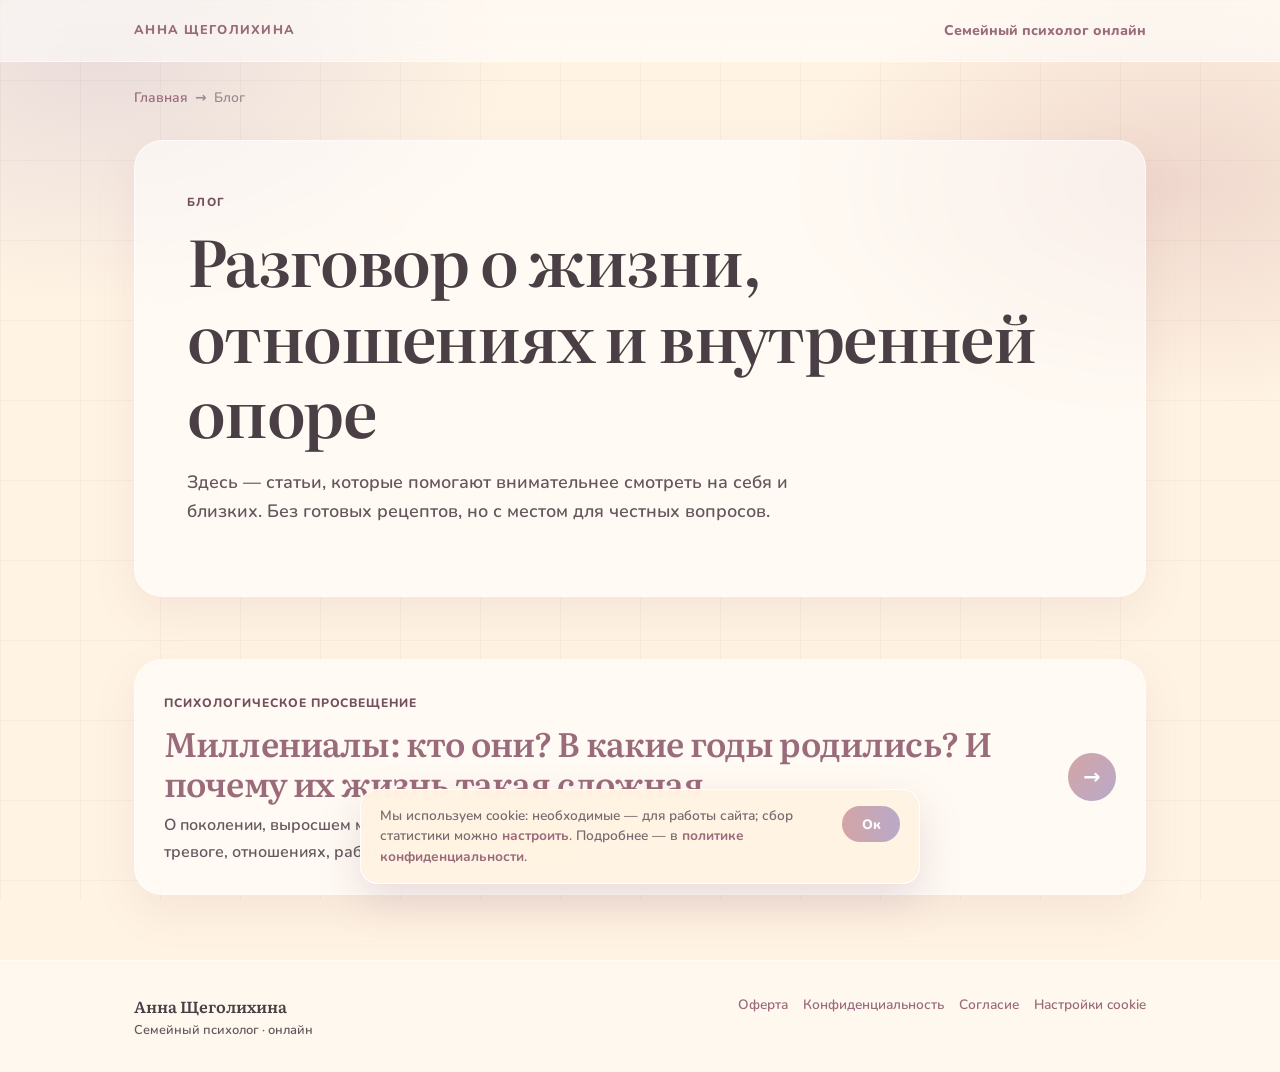
<file: blog/index.html>
<!doctype html>
<html lang="ru">
<head>
  <meta charset="utf-8">
  <meta name="viewport" content="width=device-width, initial-scale=1">
  <title>Блог семейного психолога — Анна Щеголихина</title>
  <meta name="description" content="Блог семейного психолога онлайн: статьи об отношениях, семье, поколениях и внутренней опоре. Анна Щеголихина.">
  <meta name="robots" content="noindex,follow">
  <meta name="theme-color" content="#FFF3E3">
  <meta property="og:image" content="https://психолог-семейный-онлайн.рф/assets/portrait-920.webp">
  <link rel="icon" href="../favicon.ico" sizes="any">
  <link rel="canonical" href="https://психолог-семейный-онлайн.рф/blog/">
  <link rel="icon" href="../favicon.svg" type="image/svg+xml">
  <link rel="stylesheet" href="../assets/fonts/fonts.css">
  <link rel="stylesheet" href="../assets/blog.css">
  <script src="../assets/lead-tracking.js" defer></script>
  <script src="../assets/cookie-notice.js" defer></script>
  <script src="../assets/consent-analytics.js" defer></script>
  <script type="application/ld+json">{"@context":"https://schema.org","@type":"BreadcrumbList","itemListElement":[{"@type":"ListItem","position":1,"name":"Главная","item":"https://психолог-семейный-онлайн.рф/"},{"@type":"ListItem","position":2,"name":"Блог","item":"https://психолог-семейный-онлайн.рф/blog/"}]}</script>
</head>
<body>
  <div class="grid-soft" aria-hidden="true"></div>
  <header class="site-header"><div class="wrap header-inner"><a class="logo" href="/">Анна Щеголихина</a><a class="home-link" href="/">Семейный психолог онлайн</a></div></header>
  <main class="wrap">
    <nav class="breadcrumbs" aria-label="Хлебные крошки"><a href="/">Главная</a><span aria-hidden="true">→</span><span aria-current="page">Блог</span></nav>
    <section class="intro"><p class="eyebrow">Блог</p><h1>Разговор о жизни, отношениях и внутренней опоре</h1><p class="lead">Здесь — статьи, которые помогают внимательнее смотреть на себя и близких. Без готовых рецептов, но с местом для честных вопросов.</p></section>
    <section class="article-list" aria-label="Статьи блога">
      <a class="article-card" href="/blog/millenialy-kto-oni/"><div><span class="tag">Психологическое просвещение</span><h2>Миллениалы: кто они? В какие годы родились? И почему их жизнь такая сложная</h2><p>О поколении, выросшем между аналоговым детством и цифровой взрослостью: тревоге, отношениях, работе и праве искать поддержку.</p></div><span class="card-arrow" aria-hidden="true">→</span></a>
    </section>
  </main>
  <footer class="footer"><div class="wrap footer-inner"><p class="footer-brand">Анна Щеголихина<span>Семейный психолог · онлайн</span></p><div class="footer-links"><a href="/oferta/" target="_blank" rel="noopener">Оферта</a><a href="/privacy-policy/" target="_blank" rel="noopener">Конфиденциальность</a><a href="/consent/" target="_blank" rel="noopener">Согласие</a><a href="#" class="js-cookie-settings">Настройки cookie</a></div></div></footer>
</body>
</html>
</file>
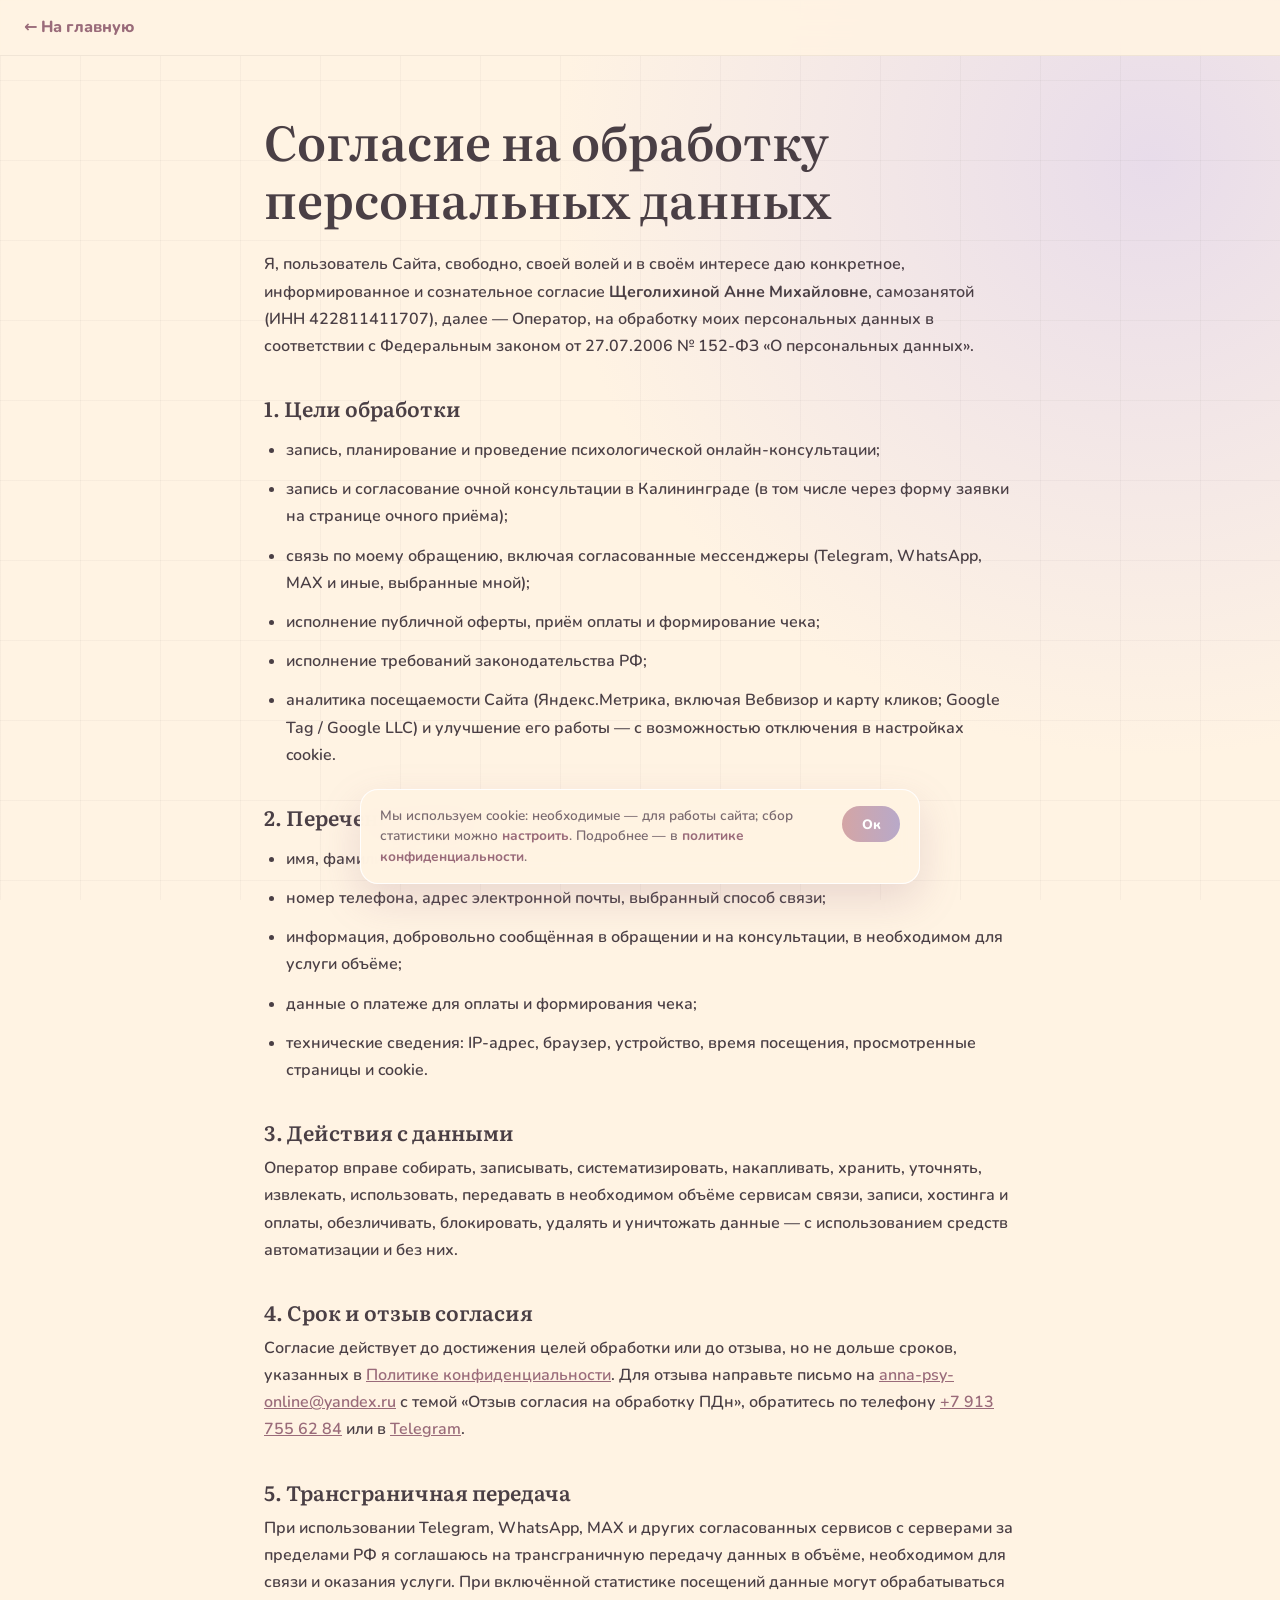
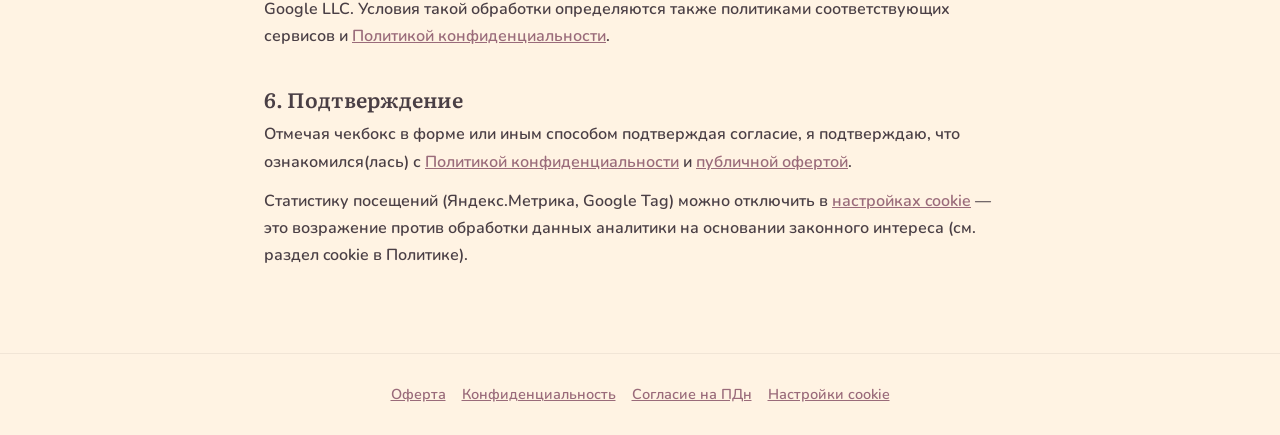
<file: consent/index.html>
﻿<!doctype html>
<html lang="ru">
<head>
  <meta charset="utf-8">
  <meta name="viewport" content="width=device-width, initial-scale=1">
  <meta name="robots" content="noindex,follow">
  <title>Согласие на обработку персональных данных | Анна Щеголихина</title>
  <meta property="og:image" content="https://психолог-семейный-онлайн.рф/assets/portrait-920.webp">
  <link rel="canonical" href="https://психолог-семейный-онлайн.рф/consent/">
  <link rel="icon" href="../favicon.svg" type="image/svg+xml">
  <link rel="stylesheet" href="../assets/fonts/fonts.css">
  <style>
    a:focus-visible,.js-cookie-settings:focus-visible{outline:2px solid #9a6b7a;outline-offset:3px}
    :root{--cream:#FFF3E3;--rose:#D4A5A5;--lav:#B8A9C9;--ink:#4A3F45;--muted:#7A6A70;--accent:#9a6b7a}*{box-sizing:border-box}body{margin:0;background:radial-gradient(circle at 90% 8%,#e8dcea 0,transparent 27%),var(--cream);color:var(--ink);font:500 16px/1.7 Nunito,system-ui,sans-serif}.grid-soft{position:fixed;inset:0;z-index:-1;pointer-events:none;background-image:linear-gradient(#4a3f450a 1px,transparent 1px),linear-gradient(90deg,#4a3f450a 1px,transparent 1px);background-size:80px 80px}.bar{position:sticky;top:0;padding:14px 24px;background:#fff3e3e8;backdrop-filter:blur(12px);border-bottom:1px solid #4a3f4514}.bar a,a{color:var(--accent)}.bar a{font-weight:800;text-decoration:none}.page{max-width:800px;margin:auto;padding:56px 24px 72px}h1,h2{font-family:Literata,Georgia,serif;line-height:1.2}h1{font-size:clamp(2rem,5vw,3rem);margin:0 0 24px}h2{font-size:1.3rem;margin:36px 0 10px}p,li{margin:0 0 12px}ul{padding-left:22px}.footer{padding:28px 24px;text-align:center;border-top:1px solid #4a3f4514;color:var(--muted);font-size:.9rem}.footer a{margin:0 8px}
  </style>
</head>
<body>
  <div class="grid-soft" aria-hidden="true"></div>
  <header class="bar"><a href="../">← На главную</a></header>
  <main class="page">
    <h1>Согласие на обработку персональных данных</h1>
    <p>Я, пользователь Сайта, свободно, своей волей и в своём интересе даю конкретное, информированное и сознательное согласие <strong>Щеголихиной Анне Михайловне</strong>, самозанятой (ИНН 422811411707), далее — Оператор, на обработку моих персональных данных в соответствии с Федеральным законом от 27.07.2006 № 152-ФЗ «О персональных данных».</p>
    <h2>1. Цели обработки</h2>
    <ul><li>запись, планирование и проведение психологической онлайн-консультации;</li><li>запись и согласование очной консультации в Калининграде (в том числе через форму заявки на странице очного приёма);</li><li>связь по моему обращению, включая согласованные мессенджеры (Telegram, WhatsApp, MAX и иные, выбранные мной);</li><li>исполнение публичной оферты, приём оплаты и формирование чека;</li><li>исполнение требований законодательства РФ;</li><li>аналитика посещаемости Сайта (Яндекс.Метрика, включая Вебвизор и карту кликов; Google Tag / Google LLC) и улучшение его работы — с возможностью отключения в настройках cookie.</li></ul>
    <h2>2. Перечень данных</h2>
    <ul><li>имя, фамилия при указании;</li><li>номер телефона, адрес электронной почты, выбранный способ связи;</li><li>информация, добровольно сообщённая в обращении и на консультации, в необходимом для услуги объёме;</li><li>данные о платеже для оплаты и формирования чека;</li><li>технические сведения: IP-адрес, браузер, устройство, время посещения, просмотренные страницы и cookie.</li></ul>
    <h2>3. Действия с данными</h2>
    <p>Оператор вправе собирать, записывать, систематизировать, накапливать, хранить, уточнять, извлекать, использовать, передавать в необходимом объёме сервисам связи, записи, хостинга и оплаты, обезличивать, блокировать, удалять и уничтожать данные — с использованием средств автоматизации и без них.</p>
    <h2>4. Срок и отзыв согласия</h2>
    <p>Согласие действует до достижения целей обработки или до отзыва, но не дольше сроков, указанных в <a href="../privacy-policy/">Политике конфиденциальности</a>. Для отзыва направьте письмо на <a href="mailto:anna-psy-online@yandex.ru">anna-psy-online@yandex.ru</a> с темой «Отзыв согласия на обработку ПДн», обратитесь по телефону <a href="tel:+79137556284">+7 913 755 62 84</a> или в <a href="https://t.me/annashhe" target="_blank" rel="noopener">Telegram</a>.</p>
    <h2>5. Трансграничная передача</h2>
    <p>При использовании Telegram, WhatsApp, MAX и других согласованных сервисов с серверами за пределами РФ я соглашаюсь на трансграничную передачу данных в объёме, необходимом для связи и оказания услуги. При включённой статистике посещений данные могут обрабатываться Google LLC. Условия такой обработки определяются также политиками соответствующих сервисов и <a href="../privacy-policy/">Политикой конфиденциальности</a>.</p>
    <h2>6. Подтверждение</h2>
    <p>Отмечая чекбокс в форме или иным способом подтверждая согласие, я подтверждаю, что ознакомился(лась) с <a href="../privacy-policy/">Политикой конфиденциальности</a> и <a href="../oferta/">публичной офертой</a>.</p>
    <p>Статистику посещений (Яндекс.Метрика, Google Tag) можно отключить в <a href="#" class="js-cookie-settings">настройках cookie</a> — это возражение против обработки данных аналитики на основании законного интереса (см. раздел cookie в Политике).</p>
  </main>
  <footer class="footer"><a href="../oferta/">Оферта</a><a href="../privacy-policy/">Конфиденциальность</a><a href="../consent/">Согласие на ПДн</a><a href="#" class="js-cookie-settings">Настройки cookie</a></footer>
  <script src="../assets/cookie-notice.js" defer></script>
  <script src="../assets/consent-analytics.js" defer></script>
</body>
</html>
</file>
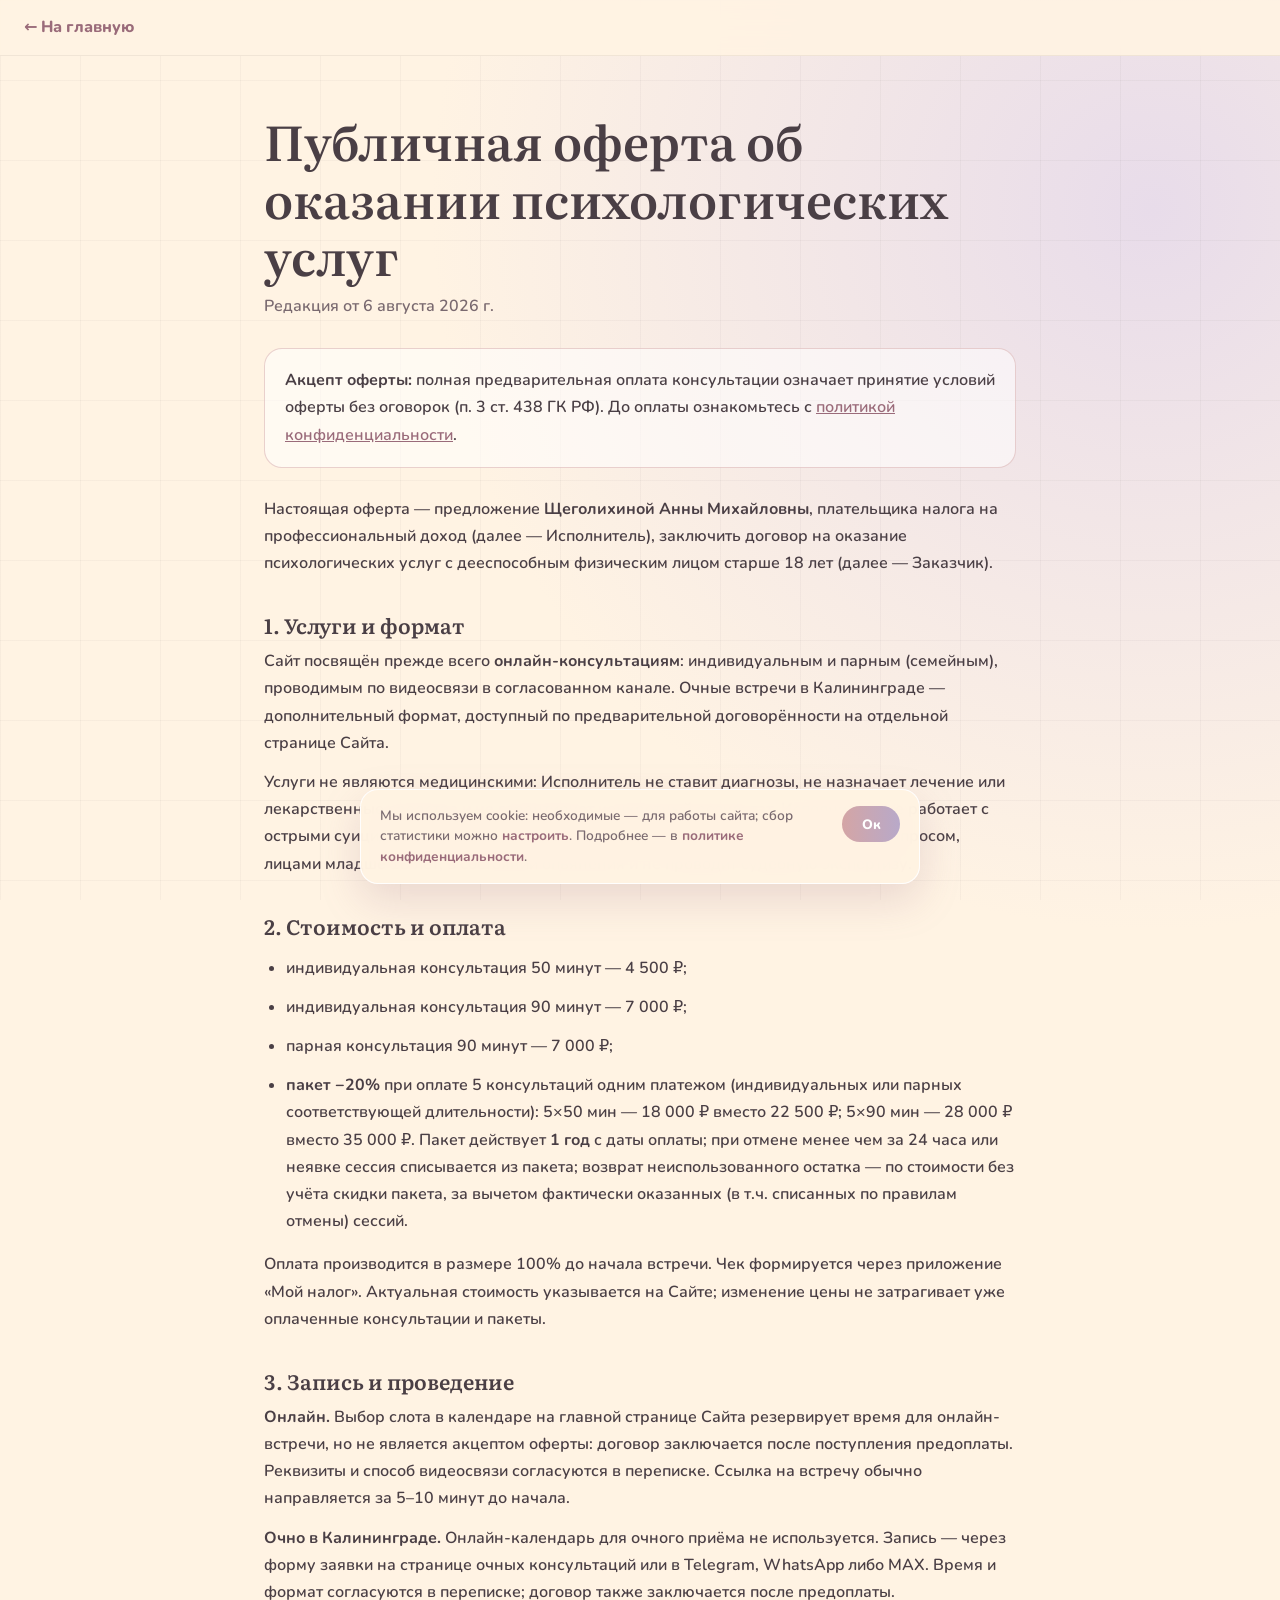
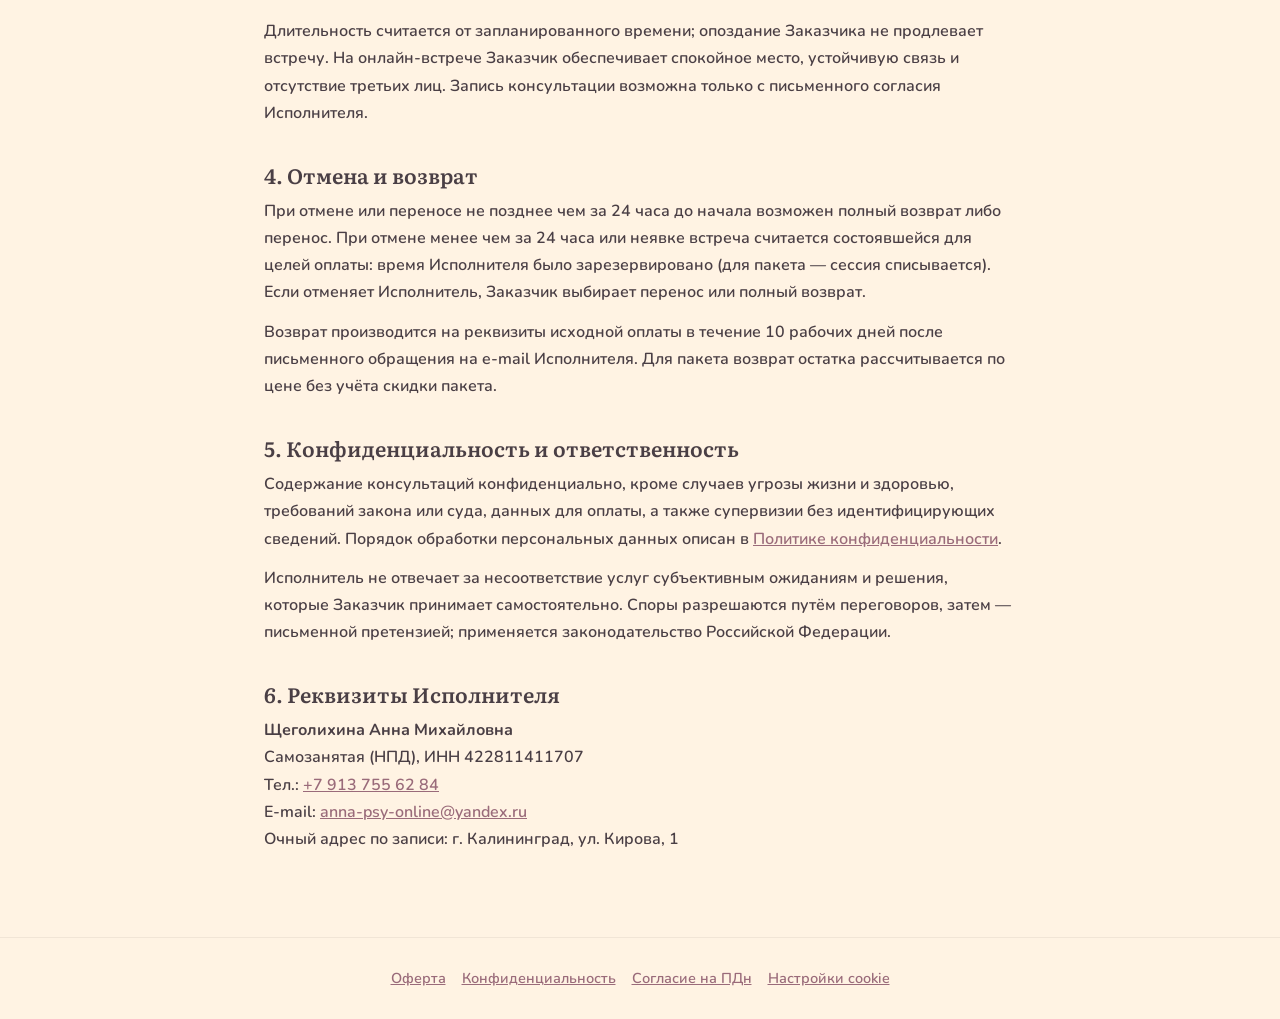
<file: oferta/index.html>
﻿<!doctype html>
<html lang="ru">
<head>
  <meta charset="utf-8">
  <meta name="viewport" content="width=device-width, initial-scale=1">
  <title>Публичная оферта | Анна Щеголихина</title>
  <meta name="description" content="Условия онлайн- и очных психологических консультаций Анны Щеголихиной.">
  <meta property="og:image" content="https://психолог-семейный-онлайн.рф/assets/portrait-920.webp">
  <link rel="canonical" href="https://психолог-семейный-онлайн.рф/oferta/">
  <link rel="icon" href="../favicon.svg" type="image/svg+xml">
  <link rel="stylesheet" href="../assets/fonts/fonts.css">
  <link rel="stylesheet" href="../assets/copy-guard.css">
  <style>
    a:focus-visible,.js-cookie-settings:focus-visible{outline:2px solid #9a6b7a;outline-offset:3px}
    :root{--cream:#FFF3E3;--rose:#D4A5A5;--lav:#B8A9C9;--ink:#4A3F45;--muted:#7A6A70;--accent:#9a6b7a}*{box-sizing:border-box}body{margin:0;background:radial-gradient(circle at 90% 8%,#e8dcea 0,transparent 27%),var(--cream);color:var(--ink);font:500 16px/1.7 Nunito,system-ui,sans-serif}.grid-soft{position:fixed;inset:0;z-index:-1;pointer-events:none;background-image:linear-gradient(#4a3f450a 1px,transparent 1px),linear-gradient(90deg,#4a3f450a 1px,transparent 1px);background-size:80px 80px}.bar{position:sticky;top:0;padding:14px 24px;background:#fff3e3e8;backdrop-filter:blur(12px);border-bottom:1px solid #4a3f4514}.bar a,a{color:var(--accent)}.bar a{font-weight:800;text-decoration:none}.page{max-width:800px;margin:auto;padding:56px 24px 72px}h1,h2{font-family:Literata,Georgia,serif;line-height:1.2}h1{font-size:clamp(2rem,5vw,3rem);margin:0 0 8px}h2{font-size:1.3rem;margin:36px 0 10px}p,li{margin:0 0 12px}ul{padding-left:22px}.date{color:var(--muted)}.note{margin:28px 0;padding:18px 20px;border:1px solid #d4a5a580;border-radius:18px;background:#ffffff8c}.footer{padding:28px 24px;text-align:center;border-top:1px solid #4a3f4514;color:var(--muted);font-size:.9rem}.footer a{margin:0 8px}
  </style>
</head>
<body>
  <div class="grid-soft" aria-hidden="true"></div>
  <header class="bar"><a href="../">← На главную</a></header>
  <main class="page copy-protected">
    <h1>Публичная оферта об оказании психологических услуг</h1>
    <p class="date">Редакция от 6 августа 2026 г.</p>
    <div class="note"><strong>Акцепт оферты:</strong> полная предварительная оплата консультации означает принятие условий оферты без оговорок (п. 3 ст. 438 ГК РФ). До оплаты ознакомьтесь с <a href="../privacy-policy/">политикой конфиденциальности</a>.</div>
    <p>Настоящая оферта — предложение <strong>Щеголихиной Анны Михайловны</strong>, плательщика налога на профессиональный доход (далее — Исполнитель), заключить договор на оказание психологических услуг с дееспособным физическим лицом старше 18 лет (далее — Заказчик).</p>
    <h2>1. Услуги и формат</h2>
    <p>Сайт посвящён прежде всего <strong>онлайн-консультациям</strong>: индивидуальным и парным (семейным), проводимым по видеосвязи в согласованном канале. Очные встречи в Калининграде — дополнительный формат, доступный по предварительной договорённости на отдельной странице Сайта.</p>
    <p>Услуги не являются медицинскими: Исполнитель не ставит диагнозы, не назначает лечение или лекарственные средства и не гарантирует конкретный результат. Исполнитель не работает с острыми суицидальными состояниями и психозом, зависимостью как основным запросом, лицами младше 18 лет, в состоянии опьянения и не проводит судебную экспертизу.</p>
    <h2>2. Стоимость и оплата</h2>
    <ul>
      <li>индивидуальная консультация 50 минут — 4&nbsp;500 ₽;</li>
      <li>индивидуальная консультация 90 минут — 7&nbsp;000 ₽;</li>
      <li>парная консультация 90 минут — 7&nbsp;000 ₽;</li>
      <li><strong>пакет −20%</strong> при оплате 5 консультаций одним платежом (индивидуальных или парных соответствующей длительности): 5×50 мин — 18&nbsp;000 ₽ вместо 22&nbsp;500 ₽; 5×90 мин — 28&nbsp;000 ₽ вместо 35&nbsp;000 ₽. Пакет действует <strong>1 год</strong> с даты оплаты; при отмене менее чем за 24 часа или неявке сессия списывается из пакета; возврат неиспользованного остатка — по стоимости без учёта скидки пакета, за вычетом фактически оказанных (в т.ч. списанных по правилам отмены) сессий.</li>
    </ul>
    <p>Оплата производится в размере 100% до начала встречи. Чек формируется через приложение «Мой налог». Актуальная стоимость указывается на Сайте; изменение цены не затрагивает уже оплаченные консультации и пакеты.</p>
    <h2>3. Запись и проведение</h2>
    <p><strong>Онлайн.</strong> Выбор слота в календаре на главной странице Сайта резервирует время для онлайн-встречи, но не является акцептом оферты: договор заключается после поступления предоплаты. Реквизиты и способ видеосвязи согласуются в переписке. Ссылка на встречу обычно направляется за 5–10 минут до начала.</p>
    <p><strong>Очно в Калининграде.</strong> Онлайн-календарь для очного приёма не используется. Запись — через форму заявки на странице очных консультаций или в Telegram, WhatsApp либо MAX. Время и формат согласуются в переписке; договор также заключается после предоплаты.</p>
    <p>Длительность считается от запланированного времени; опоздание Заказчика не продлевает встречу. На онлайн-встрече Заказчик обеспечивает спокойное место, устойчивую связь и отсутствие третьих лиц. Запись консультации возможна только с письменного согласия Исполнителя.</p>
    <h2>4. Отмена и возврат</h2>
    <p>При отмене или переносе не позднее чем за 24 часа до начала возможен полный возврат либо перенос. При отмене менее чем за 24 часа или неявке встреча считается состоявшейся для целей оплаты: время Исполнителя было зарезервировано (для пакета — сессия списывается). Если отменяет Исполнитель, Заказчик выбирает перенос или полный возврат.</p>
    <p>Возврат производится на реквизиты исходной оплаты в течение 10 рабочих дней после письменного обращения на e-mail Исполнителя. Для пакета возврат остатка рассчитывается по цене без учёта скидки пакета.</p>
    <h2>5. Конфиденциальность и ответственность</h2>
    <p>Содержание консультаций конфиденциально, кроме случаев угрозы жизни и здоровью, требований закона или суда, данных для оплаты, а также супервизии без идентифицирующих сведений. Порядок обработки персональных данных описан в <a href="../privacy-policy/">Политике конфиденциальности</a>.</p>
    <p>Исполнитель не отвечает за несоответствие услуг субъективным ожиданиям и решения, которые Заказчик принимает самостоятельно. Споры разрешаются путём переговоров, затем — письменной претензией; применяется законодательство Российской Федерации.</p>
    <h2>6. Реквизиты Исполнителя</h2>
    <p><strong>Щеголихина Анна Михайловна</strong><br>Самозанятая (НПД), ИНН 422811411707<br>Тел.: <a href="tel:+79137556284">+7 913 755 62 84</a><br>E-mail: <a href="mailto:anna-psy-online@yandex.ru">anna-psy-online@yandex.ru</a><br>Очный адрес по записи: г. Калининград, ул. Кирова, 1</p>
  </main>
  <footer class="footer"><a href="/oferta/">Оферта</a><a href="/privacy-policy/">Конфиденциальность</a><a href="/consent/">Согласие на ПДн</a><a href="#" class="js-cookie-settings">Настройки cookie</a></footer>
  <script src="../assets/cookie-notice.js" defer></script>
  <script src="../assets/consent-analytics.js" defer></script>
  <script src="../assets/copy-guard.js" defer></script>
</body>
</html>
</file>
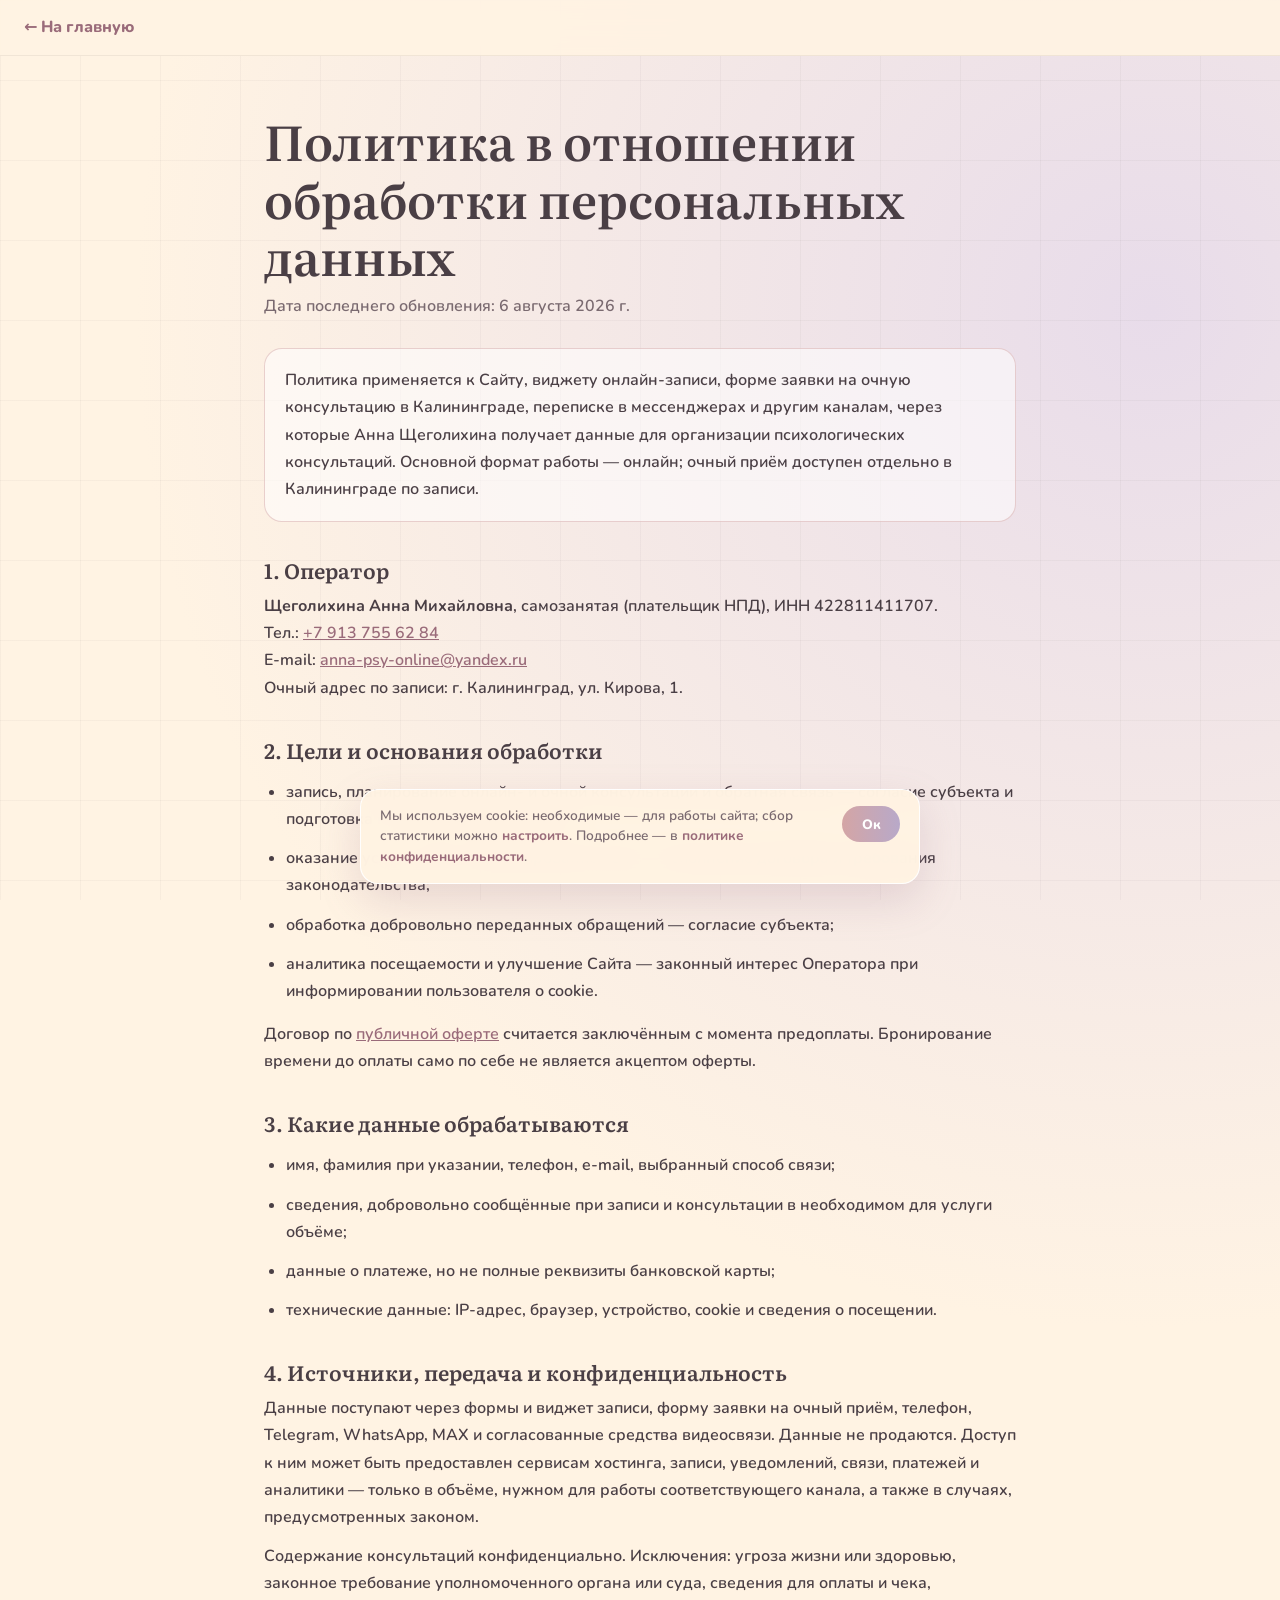
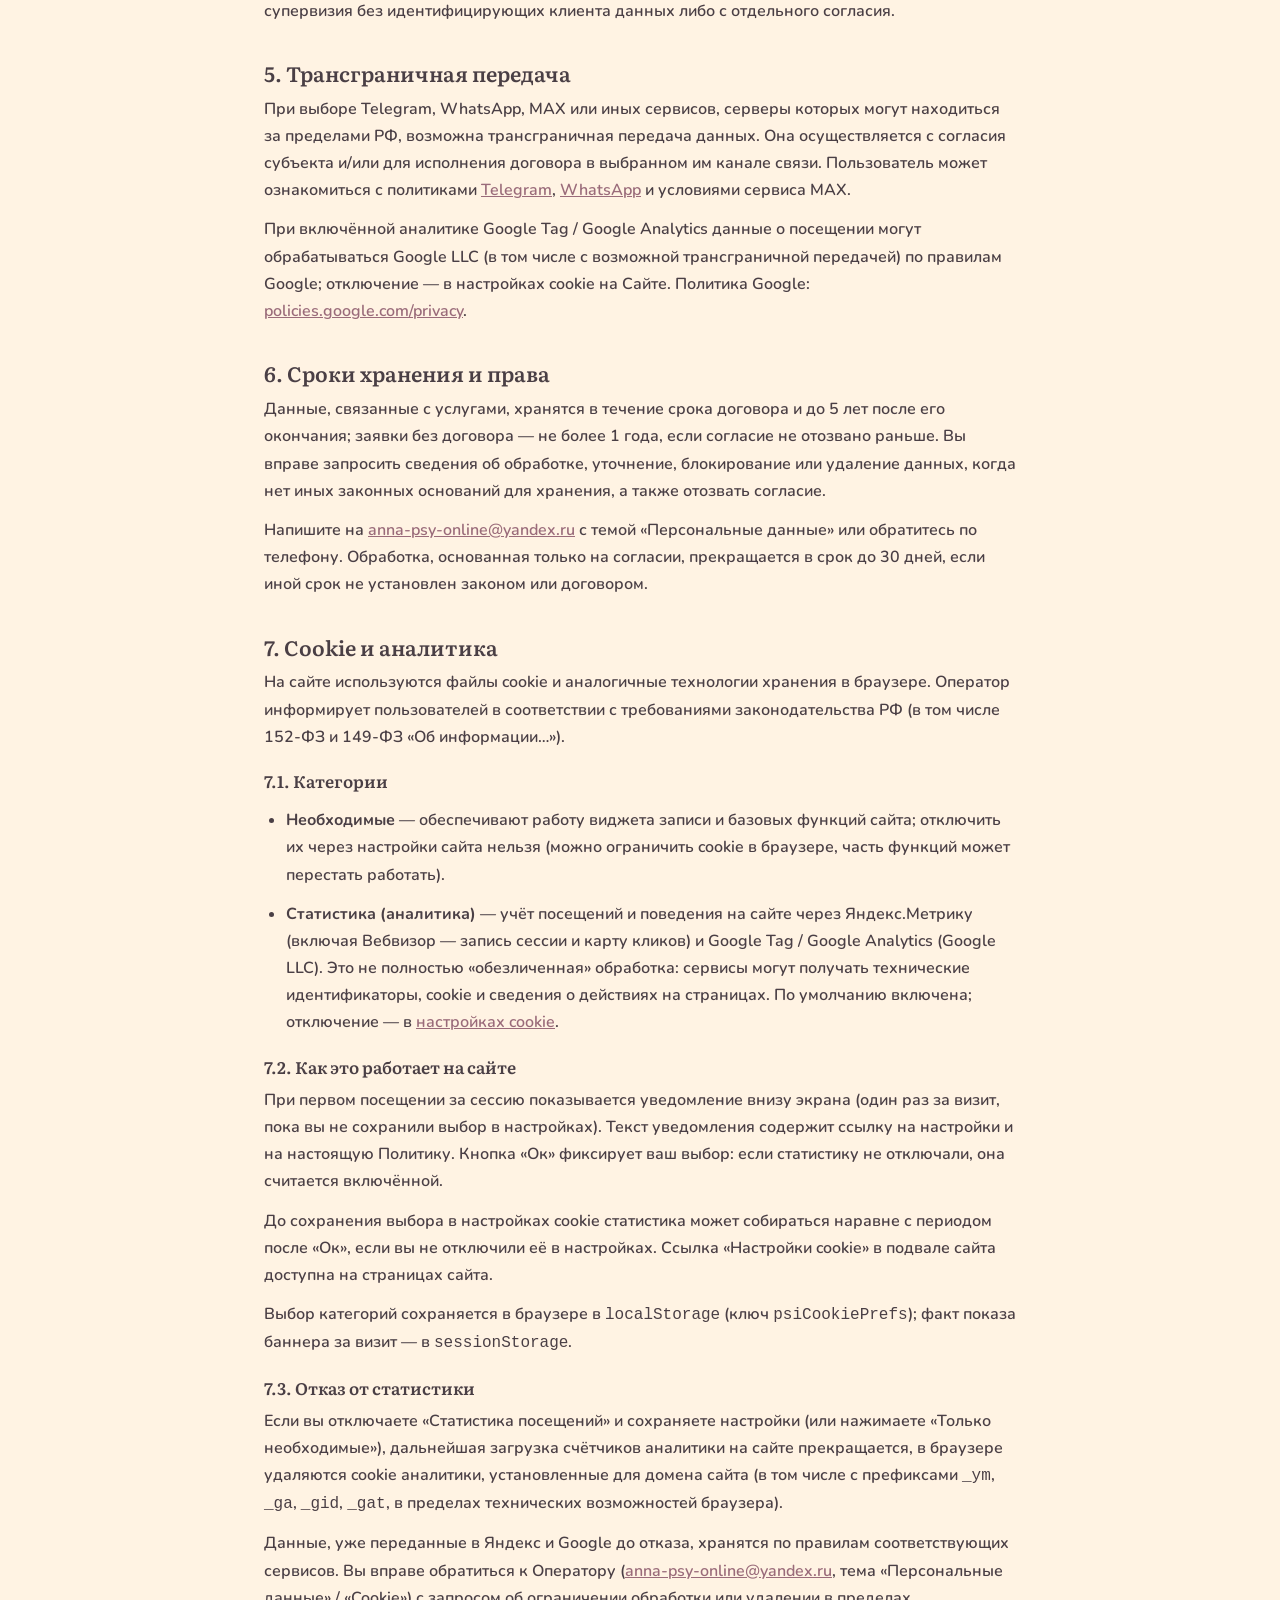
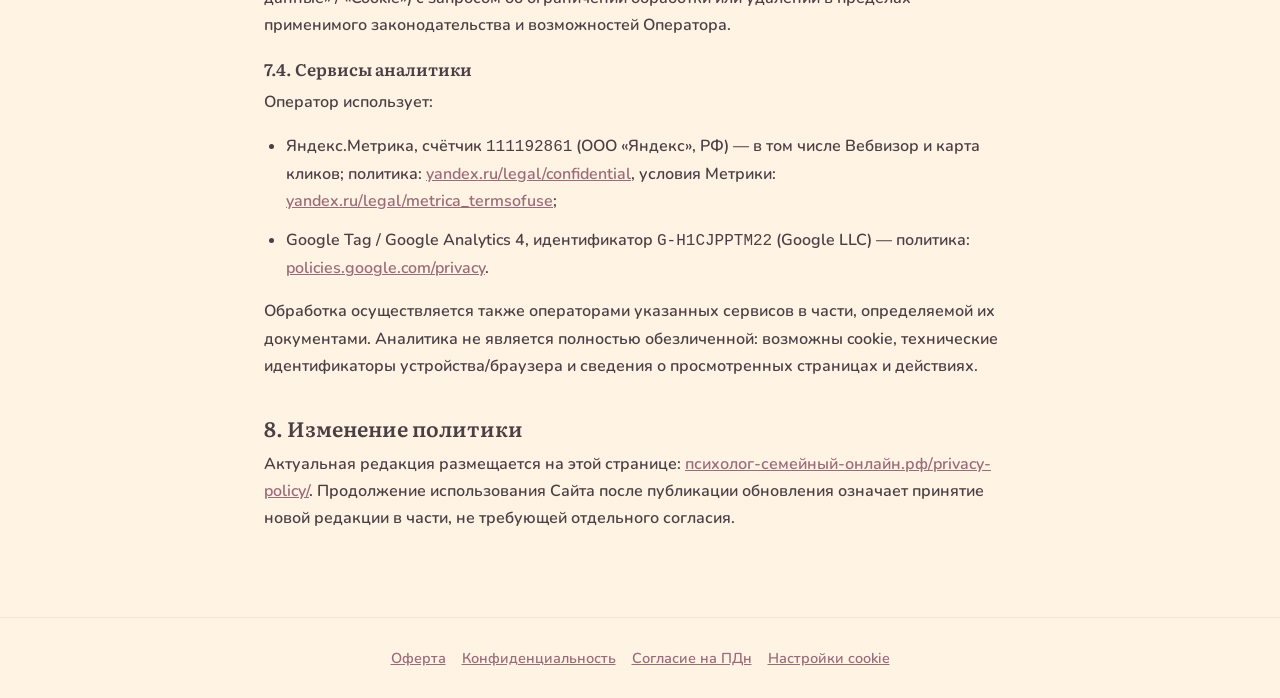
<file: privacy-policy/index.html>
﻿<!doctype html>
<html lang="ru">
<head>
  <meta charset="utf-8">
  <meta name="viewport" content="width=device-width, initial-scale=1">
  <title>Политика конфиденциальности | Анна Щеголихина</title>
  <meta name="description" content="Политика обработки персональных данных сайта Анны Щеголихиной.">
  <meta property="og:image" content="https://психолог-семейный-онлайн.рф/assets/portrait-920.webp">
  <link rel="canonical" href="https://психолог-семейный-онлайн.рф/privacy-policy/">
  <link rel="icon" href="../favicon.svg" type="image/svg+xml">
  <link rel="stylesheet" href="../assets/fonts/fonts.css">
  <link rel="stylesheet" href="../assets/copy-guard.css">
  <style>
    a:focus-visible,.js-cookie-settings:focus-visible{outline:2px solid #9a6b7a;outline-offset:3px}
    :root{--cream:#FFF3E3;--rose:#D4A5A5;--lav:#B8A9C9;--ink:#4A3F45;--muted:#7A6A70;--accent:#9a6b7a}*{box-sizing:border-box}body{margin:0;background:radial-gradient(circle at 90% 8%,#e8dcea 0,transparent 27%),var(--cream);color:var(--ink);font:500 16px/1.7 Nunito,system-ui,sans-serif}.grid-soft{position:fixed;inset:0;z-index:-1;pointer-events:none;background-image:linear-gradient(#4a3f450a 1px,transparent 1px),linear-gradient(90deg,#4a3f450a 1px,transparent 1px);background-size:80px 80px}.bar{position:sticky;top:0;padding:14px 24px;background:#fff3e3e8;backdrop-filter:blur(12px);border-bottom:1px solid #4a3f4514}.bar a,a{color:var(--accent)}.bar a{font-weight:800;text-decoration:none}.page{max-width:800px;margin:auto;padding:56px 24px 72px}h1,h2{font-family:Literata,Georgia,serif;line-height:1.2}h1{font-size:clamp(2rem,5vw,3rem);margin:0 0 8px}h2{font-size:1.3rem;margin:36px 0 10px}p,li{margin:0 0 12px}ul{padding-left:22px}.date{color:var(--muted)}.note{margin:28px 0;padding:18px 20px;border:1px solid #d4a5a580;border-radius:18px;background:#ffffff8c}.footer{padding:28px 24px;text-align:center;border-top:1px solid #4a3f4514;color:var(--muted);font-size:.9rem}.footer a{margin:0 8px}
  </style>
</head>
<body>
  <div class="grid-soft" aria-hidden="true"></div>
  <header class="bar"><a href="../">← На главную</a></header>
  <main class="page copy-protected">
    <h1>Политика в отношении обработки персональных данных</h1>
    <p class="date">Дата последнего обновления: 6 августа 2026 г.</p>
    <div class="note">Политика применяется к Сайту, виджету онлайн-записи, форме заявки на очную консультацию в Калининграде, переписке в мессенджерах и другим каналам, через которые Анна Щеголихина получает данные для организации психологических консультаций. Основной формат работы — онлайн; очный приём доступен отдельно в Калининграде по записи.</div>
    <h2>1. Оператор</h2>
    <p><strong>Щеголихина Анна Михайловна</strong>, самозанятая (плательщик НПД), ИНН 422811411707.<br>Тел.: <a href="tel:+79137556284">+7 913 755 62 84</a><br>E-mail: <a href="mailto:anna-psy-online@yandex.ru">anna-psy-online@yandex.ru</a><br>Очный адрес по записи: г. Калининград, ул. Кирова, 1.</p>
    <h2>2. Цели и основания обработки</h2>
    <ul>
      <li>запись, планирование онлайн- и очной консультации и обратная связь — согласие субъекта и подготовка к заключению договора;</li>
      <li>оказание услуг, оплата и формирование чека — исполнение договора и требования законодательства;</li>
      <li>обработка добровольно переданных обращений — согласие субъекта;</li>
      <li>аналитика посещаемости и улучшение Сайта — законный интерес Оператора при информировании пользователя о cookie.</li>
    </ul>
    <p>Договор по <a href="../oferta/">публичной оферте</a> считается заключённым с момента предоплаты. Бронирование времени до оплаты само по себе не является акцептом оферты.</p>
    <h2>3. Какие данные обрабатываются</h2>
    <ul><li>имя, фамилия при указании, телефон, e-mail, выбранный способ связи;</li><li>сведения, добровольно сообщённые при записи и консультации в необходимом для услуги объёме;</li><li>данные о платеже, но не полные реквизиты банковской карты;</li><li>технические данные: IP-адрес, браузер, устройство, cookie и сведения о посещении.</li></ul>
    <h2>4. Источники, передача и конфиденциальность</h2>
    <p>Данные поступают через формы и виджет записи, форму заявки на очный приём, телефон, Telegram, WhatsApp, MAX и согласованные средства видеосвязи. Данные не продаются. Доступ к ним может быть предоставлен сервисам хостинга, записи, уведомлений, связи, платежей и аналитики — только в объёме, нужном для работы соответствующего канала, а также в случаях, предусмотренных законом.</p>
    <p>Содержание консультаций конфиденциально. Исключения: угроза жизни или здоровью, законное требование уполномоченного органа или суда, сведения для оплаты и чека, супервизия без идентифицирующих клиента данных либо с отдельного согласия.</p>
    <h2>5. Трансграничная передача</h2>
    <p>При выборе Telegram, WhatsApp, MAX или иных сервисов, серверы которых могут находиться за пределами РФ, возможна трансграничная передача данных. Она осуществляется с согласия субъекта и/или для исполнения договора в выбранном им канале связи. Пользователь может ознакомиться с политиками <a href="https://telegram.org/privacy" target="_blank" rel="noopener">Telegram</a>, <a href="https://www.whatsapp.com/legal/privacy-policy-eea" target="_blank" rel="noopener">WhatsApp</a> и условиями сервиса MAX.</p>
    <p>При включённой аналитике Google Tag / Google Analytics данные о посещении могут обрабатываться Google LLC (в том числе с возможной трансграничной передачей) по правилам Google; отключение — в настройках cookie на Сайте. Политика Google: <a href="https://policies.google.com/privacy" target="_blank" rel="noopener">policies.google.com/privacy</a>.</p>
    <h2>6. Сроки хранения и права</h2>
    <p>Данные, связанные с услугами, хранятся в течение срока договора и до 5 лет после его окончания; заявки без договора — не более 1 года, если согласие не отозвано раньше. Вы вправе запросить сведения об обработке, уточнение, блокирование или удаление данных, когда нет иных законных оснований для хранения, а также отозвать согласие.</p>
    <p>Напишите на <a href="mailto:anna-psy-online@yandex.ru">anna-psy-online@yandex.ru</a> с темой «Персональные данные» или обратитесь по телефону. Обработка, основанная только на согласии, прекращается в срок до 30 дней, если иной срок не установлен законом или договором.</p>
    <h2 id="cookie">7. Cookie и аналитика</h2>
    <p>На сайте используются файлы cookie и аналогичные технологии хранения в браузере. Оператор информирует пользователей в соответствии с требованиями законодательства РФ (в том числе 152-ФЗ и 149-ФЗ «Об информации…»).</p>
    <h2 style="font-size:1.05rem;margin-top:1.25rem;">7.1. Категории</h2>
    <ul>
      <li><strong>Необходимые</strong> — обеспечивают работу виджета записи и базовых функций сайта; отключить их через настройки сайта нельзя (можно ограничить cookie в браузере, часть функций может перестать работать).</li>
      <li><strong>Статистика (аналитика)</strong> — учёт посещений и поведения на сайте через Яндекс.Метрику (включая Вебвизор — запись сессии и карту кликов) и Google Tag / Google Analytics (Google LLC). Это не полностью «обезличенная» обработка: сервисы могут получать технические идентификаторы, cookie и сведения о действиях на страницах. По умолчанию включена; отключение — в <a href="#" class="js-cookie-settings">настройках cookie</a>.</li>
    </ul>
    <h2 style="font-size:1.05rem;margin-top:1.25rem;">7.2. Как это работает на сайте</h2>
    <p>При первом посещении за сессию показывается уведомление внизу экрана (один раз за визит, пока вы не сохранили выбор в настройках). Текст уведомления содержит ссылку на настройки и на настоящую Политику. Кнопка «Ок» фиксирует ваш выбор: если статистику не отключали, она считается включённой.</p>
    <p>До сохранения выбора в настройках cookie статистика может собираться наравне с периодом после «Ок», если вы не отключили её в настройках. Ссылка «Настройки cookie» в подвале сайта доступна на страницах сайта.</p>
    <p>Выбор категорий сохраняется в браузере в <code>localStorage</code> (ключ <code>psiCookiePrefs</code>); факт показа баннера за визит — в <code>sessionStorage</code>.</p>
    <h2 style="font-size:1.05rem;margin-top:1.25rem;">7.3. Отказ от статистики</h2>
    <p>Если вы отключаете «Статистика посещений» и сохраняете настройки (или нажимаете «Только необходимые»), дальнейшая загрузка счётчиков аналитики на сайте прекращается, в браузере удаляются cookie аналитики, установленные для домена сайта (в том числе с префиксами <code>_ym</code>, <code>_ga</code>, <code>_gid</code>, <code>_gat</code>, в пределах технических возможностей браузера).</p>
    <p>Данные, уже переданные в Яндекс и Google до отказа, хранятся по правилам соответствующих сервисов. Вы вправе обратиться к Оператору (<a href="mailto:anna-psy-online@yandex.ru">anna-psy-online@yandex.ru</a>, тема «Персональные данные» / «Cookie») с запросом об ограничении обработки или удалении в пределах применимого законодательства и возможностей Оператора.</p>
    <h2 style="font-size:1.05rem;margin-top:1.25rem;">7.4. Сервисы аналитики</h2>
    <p>Оператор использует:</p>
    <ul>
      <li>Яндекс.Метрика, счётчик <code>111192861</code> (ООО «Яндекс», РФ) — в том числе Вебвизор и карта кликов; политика: <a href="https://yandex.ru/legal/confidential/" target="_blank" rel="noopener">yandex.ru/legal/confidential</a>, условия Метрики: <a href="https://yandex.ru/legal/metrica_termsofuse/" target="_blank" rel="noopener">yandex.ru/legal/metrica_termsofuse</a>;</li>
      <li>Google Tag / Google Analytics 4, идентификатор <code>G-H1CJPPTM22</code> (Google LLC) — политика: <a href="https://policies.google.com/privacy" target="_blank" rel="noopener">policies.google.com/privacy</a>.</li>
    </ul>
    <p>Обработка осуществляется также операторами указанных сервисов в части, определяемой их документами. Аналитика не является полностью обезличенной: возможны cookie, технические идентификаторы устройства/браузера и сведения о просмотренных страницах и действиях.</p>
    <h2>8. Изменение политики</h2>
    <p>Актуальная редакция размещается на этой странице: <a href="https://психолог-семейный-онлайн.рф/privacy-policy/">психолог-семейный-онлайн.рф/privacy-policy/</a>. Продолжение использования Сайта после публикации обновления означает принятие новой редакции в части, не требующей отдельного согласия.</p>
  </main>
  <footer class="footer"><a href="../oferta/">Оферта</a><a href="../privacy-policy/">Конфиденциальность</a><a href="../consent/">Согласие на ПДн</a><a href="#" class="js-cookie-settings">Настройки cookie</a></footer>
  <script src="../assets/cookie-notice.js" defer></script>
  <script src="../assets/consent-analytics.js" defer></script>
  <script src="../assets/copy-guard.js" defer></script>
</body>
</html>
</file>
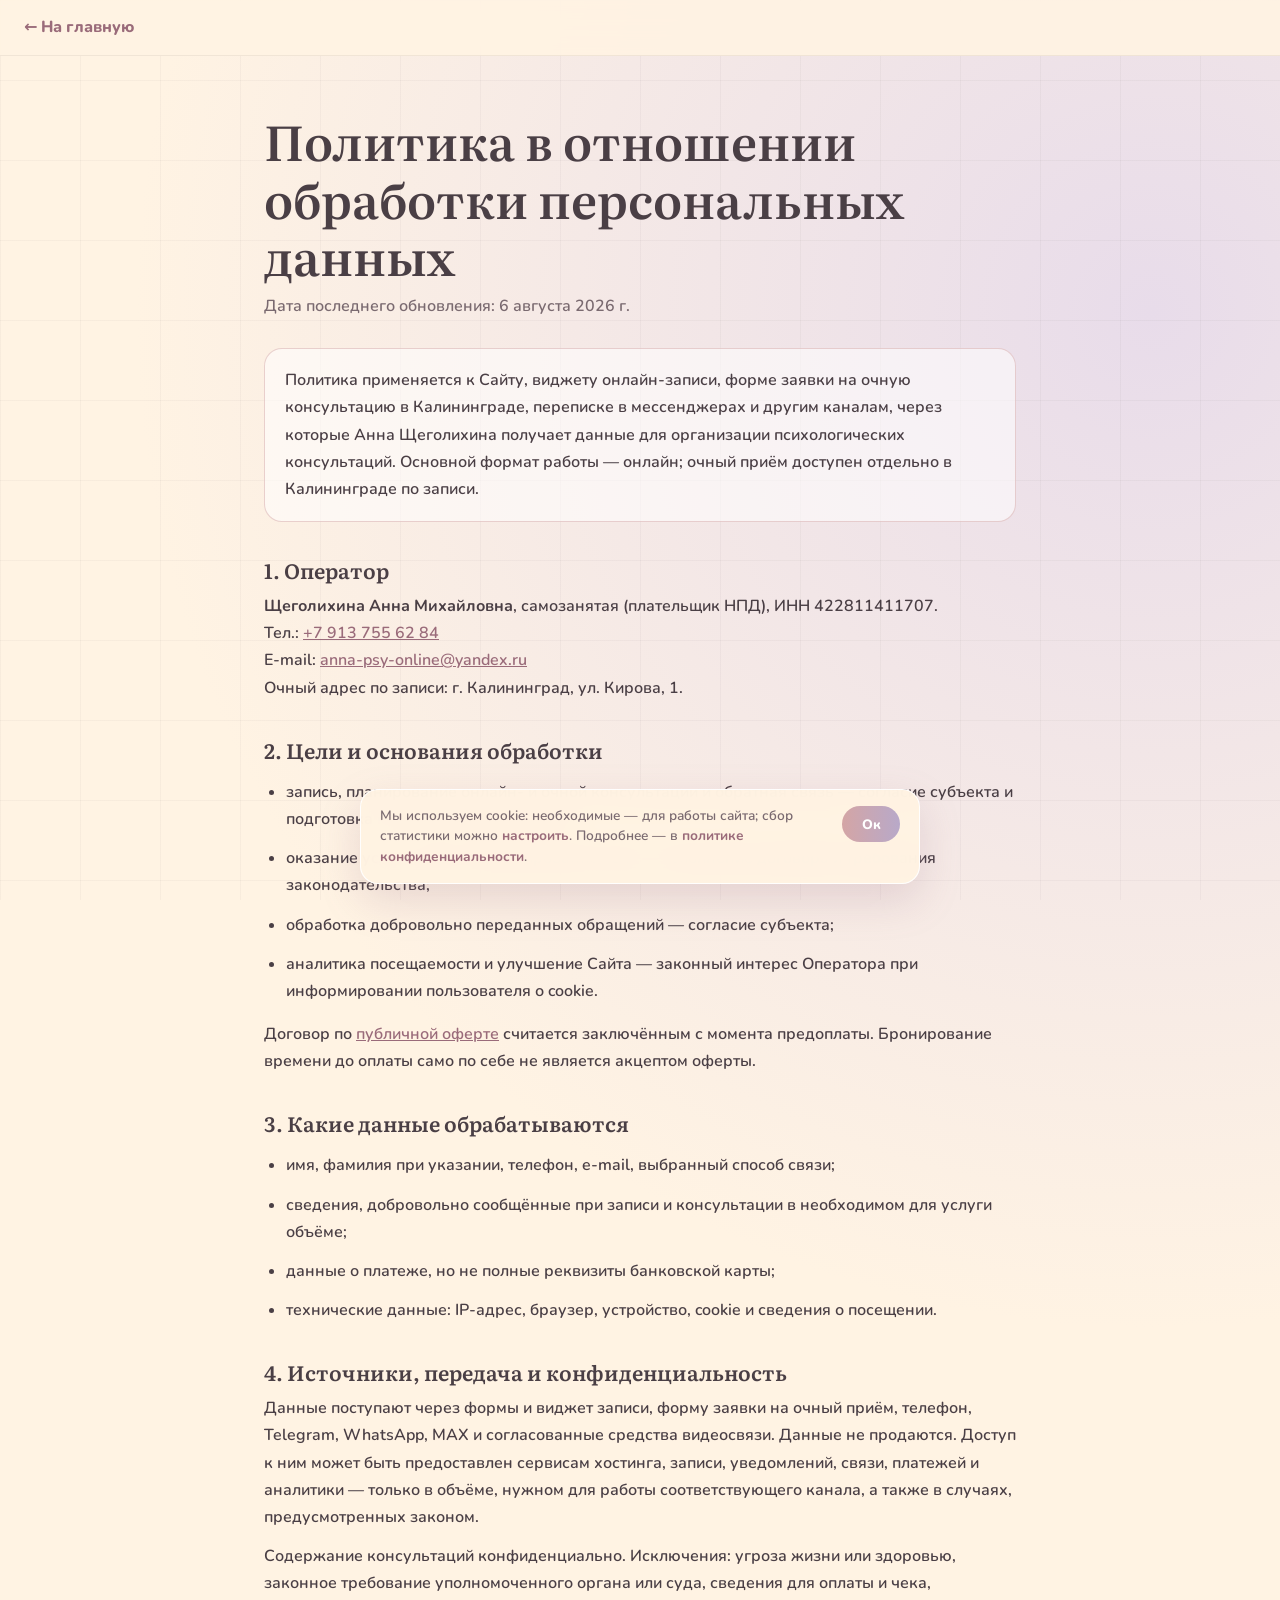
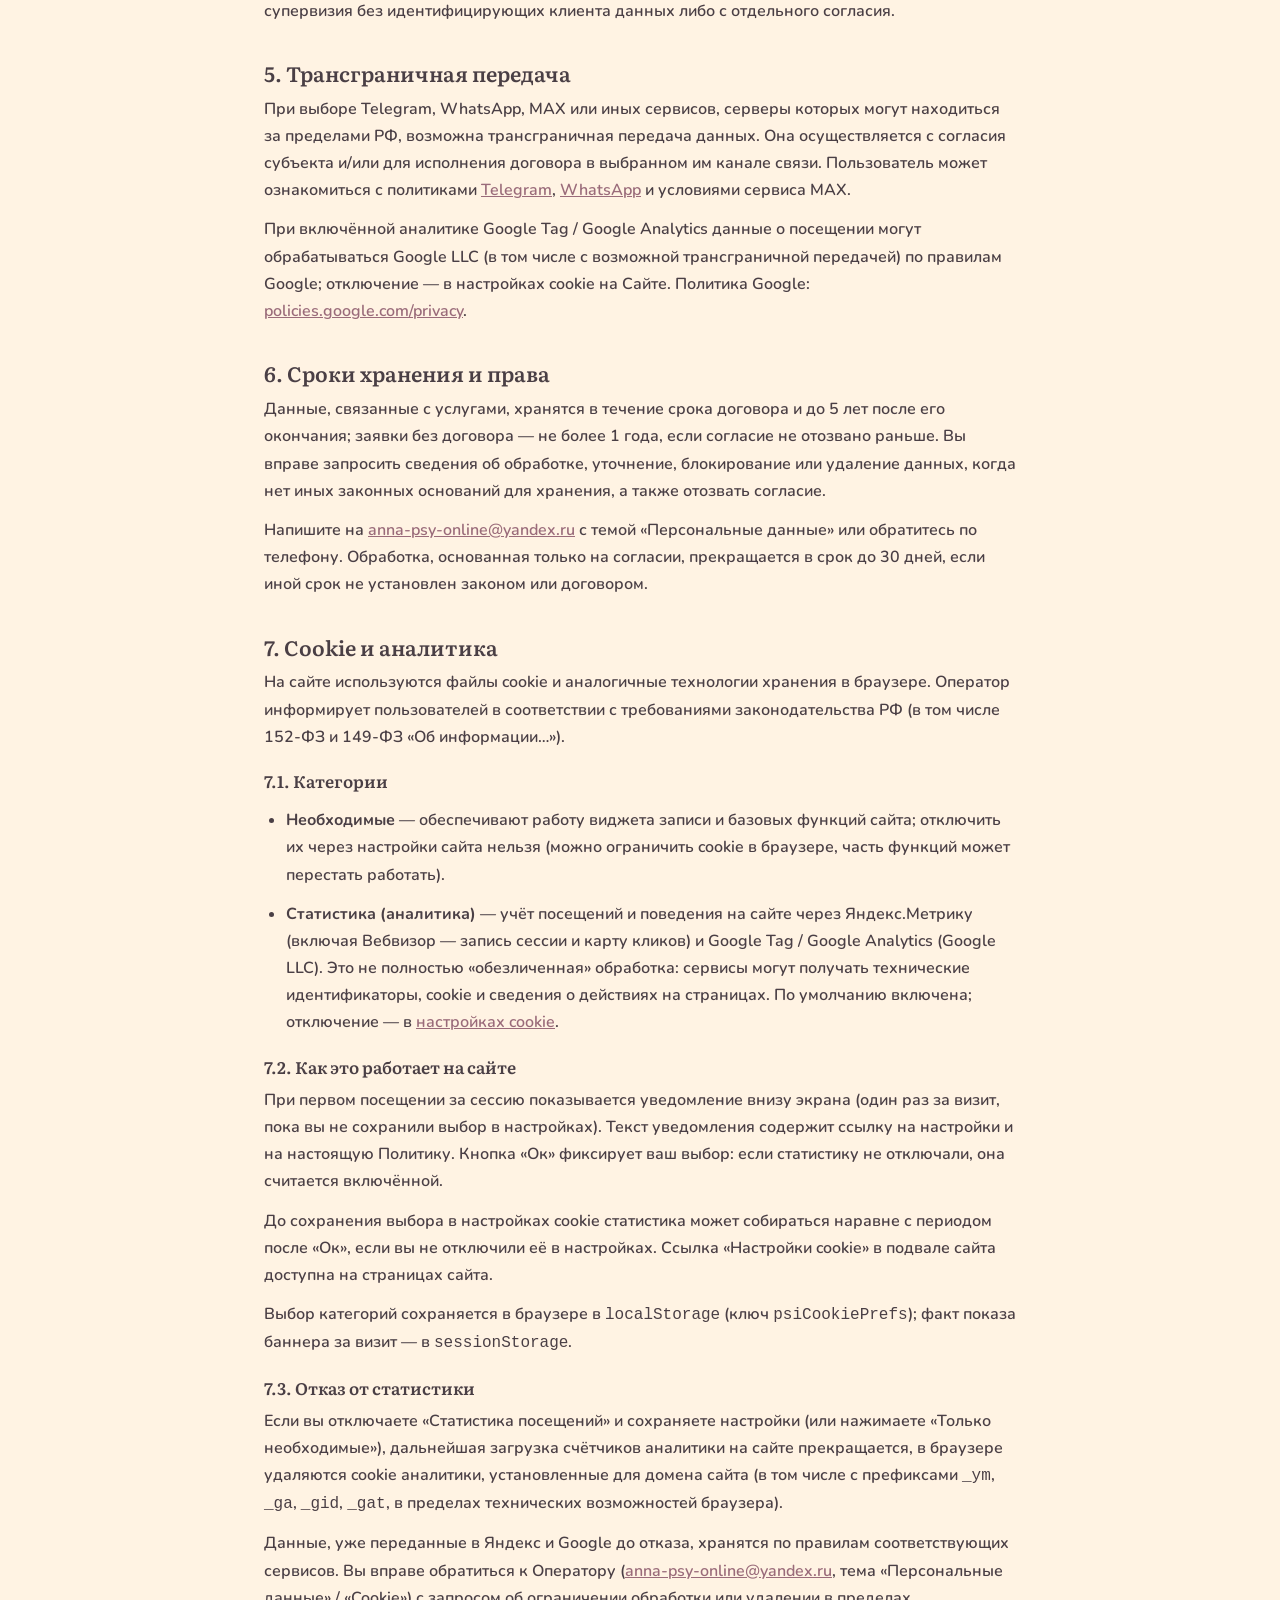
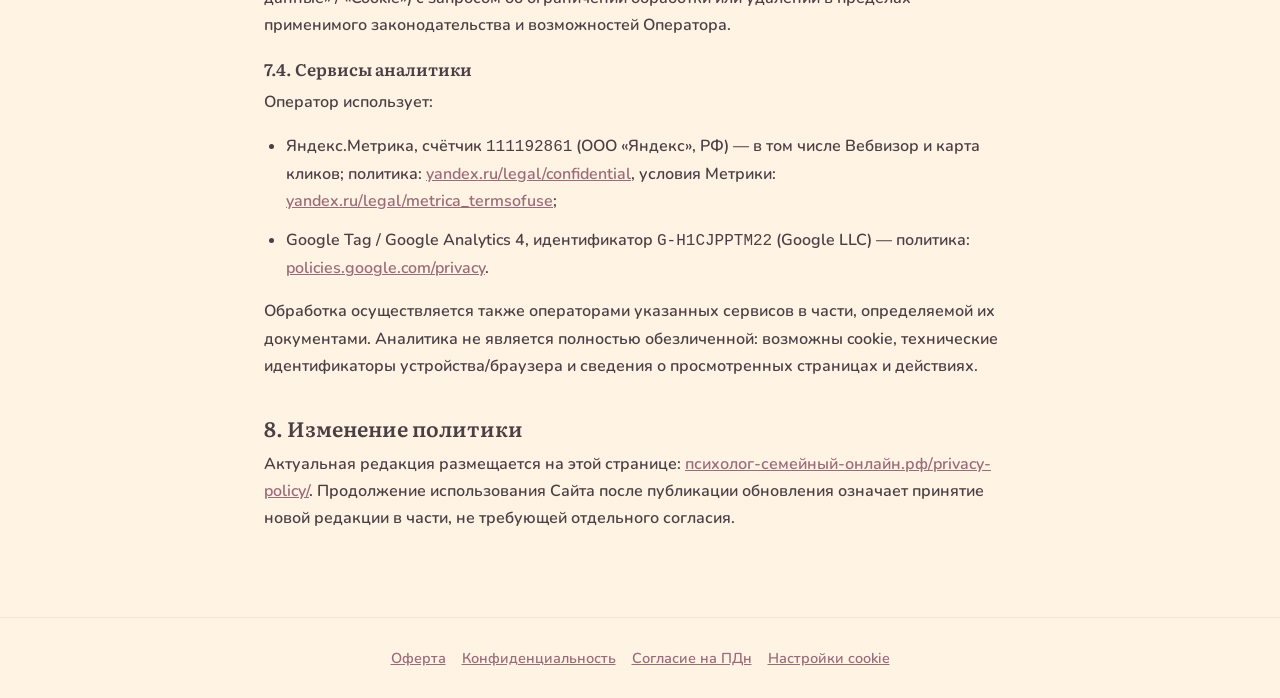
<file: privacy/index.html>
<!doctype html>
<html lang="ru">
<head>
  <meta charset="utf-8" />
  <meta name="viewport" content="width=device-width, initial-scale=1" />
  <title>Политика конфиденциальности</title>
  <meta http-equiv="refresh" content="0; url=/privacy-policy/" />
  <link rel="canonical" href="/privacy-policy/" />
  <script>location.replace("/privacy-policy/");</script>
</head>
<body>
  <p><a href="/privacy-policy/">Перейти к политике конфиденциальности</a></p>
</body>
</html>
</file>
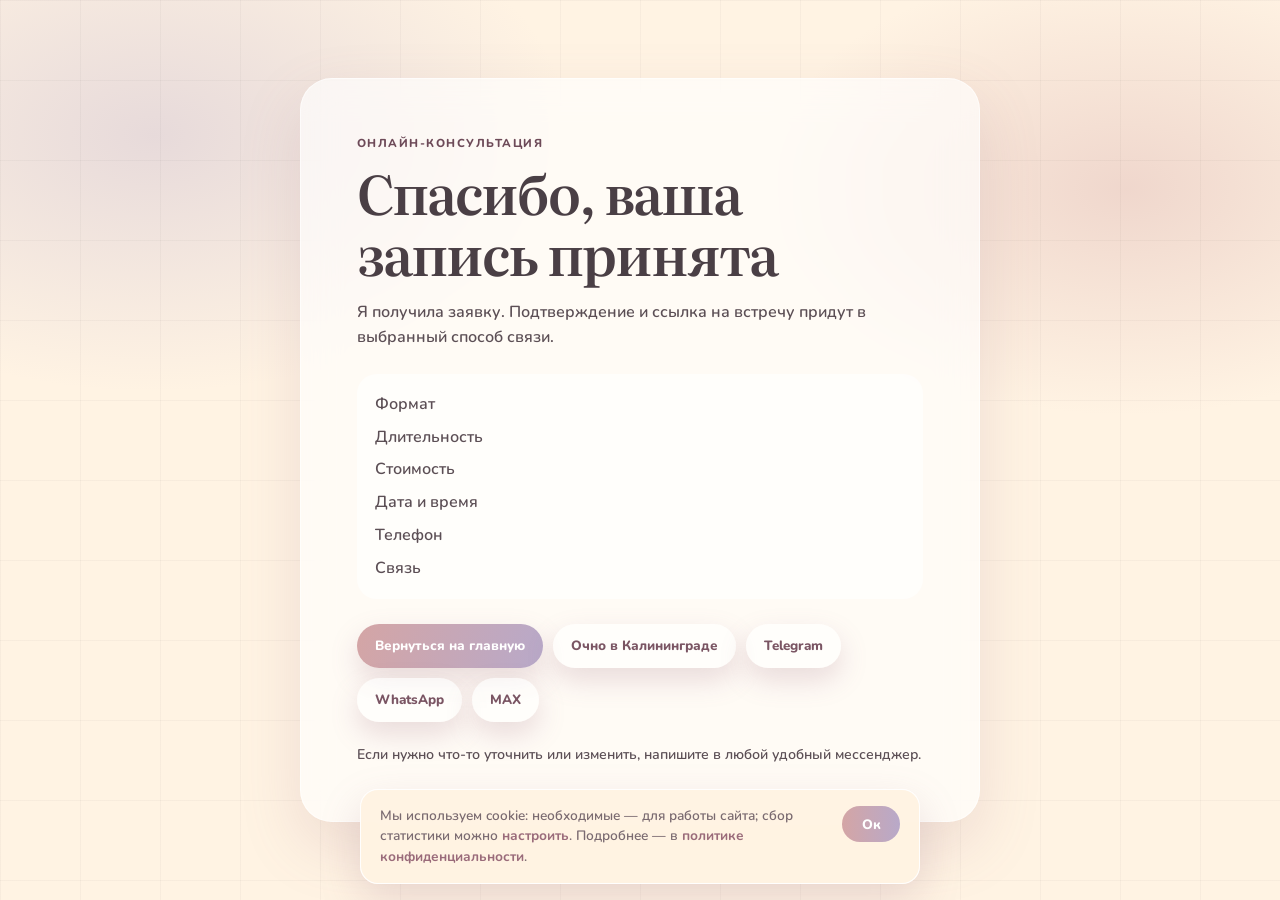
<file: thank-you-booking/index.html>
<!doctype html>
<html lang="ru">
<head>
<meta charset="utf-8"><meta name="viewport" content="width=device-width,initial-scale=1">
<title>Запись принята — Анна Щеголихина</title>
<meta name="robots" content="noindex,nofollow"><meta name="theme-color" content="#FFF3E3"><meta name="color-scheme" content="light only">
<link rel="icon" href="../favicon.svg" type="image/svg+xml">
<link rel="preload" href="../assets/fonts/literata-600-cyrillic.woff2" as="font" type="font/woff2" crossorigin>
<link rel="preload" href="../assets/fonts/nunito-600-cyrillic.woff2" as="font" type="font/woff2" crossorigin>
<link rel="stylesheet" href="../assets/fonts/fonts.css">
<script src="../assets/lead-tracking.js" defer></script>
<script src="../assets/cookie-notice.js" defer></script>
<script src="../assets/consent-analytics.js" defer></script>
<style>
:root{--cream:#FFF3E3;--rose:#D4A5A5;--lav:#B8A9C9;--ink:#4A3F45;--accent:#9a6b7a;--muted:#5c4f55;--sans:Nunito,system-ui,sans-serif;--serif:Literata,Georgia,serif}*{box-sizing:border-box}html{color-scheme:light only}body{min-height:100vh;margin:0;display:grid;place-items:center;padding:24px;background:radial-gradient(ellipse 48% 42% at 12% 15%,#b8a9c956,transparent 68%),radial-gradient(ellipse 42% 37% at 88% 21%,#d4a5a55c,transparent 68%),var(--cream);color:var(--ink);font:600 16px/1.55 var(--sans)}.grid-soft{position:fixed;inset:0;z-index:-1;pointer-events:none;background-image:linear-gradient(#4a3f450a 1px,transparent 1px),linear-gradient(90deg,#4a3f450a 1px,transparent 1px);background-size:80px 80px}.card{width:min(680px,100%);padding:clamp(28px,7vw,56px);border:1px solid #fff9;border-radius:32px;background:#ffffffa6;box-shadow:0 24px 60px #9a6b7a2b;backdrop-filter:blur(18px)}.eyebrow{margin:0 0 10px;color:#6d4a58;font-size:.72rem;font-weight:800;letter-spacing:.13em;text-transform:uppercase}h1{margin:0;font:600 clamp(2rem,5vw,3.4rem)/1.12 var(--serif);letter-spacing:-.035em}.lead{margin:16px 0;color:var(--muted)}.details{display:grid;gap:8px;margin:24px 0;padding:18px;border-radius:20px;background:#fff9}.row{display:flex;justify-content:space-between;gap:18px}.row span:first-child{color:var(--muted)}.actions{display:flex;flex-wrap:wrap;gap:10px;margin-top:25px}.btn{display:inline-flex;align-items:center;justify-content:center;min-height:44px;padding:10px 18px;border-radius:999px;background:linear-gradient(105deg,var(--rose),var(--lav));box-shadow:0 12px 28px #9a6b7a38;color:#fff;font:800 .84rem var(--sans);text-decoration:none}.ghost{background:#fff9;color:#7a5563}.note{margin:22px 0 0;color:var(--muted);font-size:.88rem}a:focus-visible,.btn:focus-visible{outline:2px solid #9a6b7a;outline-offset:3px}
</style>
</head>
<body><div class="grid-soft" aria-hidden="true"></div><main class="card"><p class="eyebrow">Онлайн-консультация</p><h1>Спасибо, <span id="name">ваша запись</span> принята</h1><p class="lead" id="lead">Я получила заявку. Подтверждение и ссылка на встречу придут в выбранный способ связи.</p><div class="details" id="details" hidden><div class="row"><span>Формат</span><strong id="therapy"></strong></div><div class="row"><span>Длительность</span><strong id="duration"></strong></div><div class="row"><span>Стоимость</span><strong id="price"></strong></div><div class="row"><span>Дата и время</span><strong id="datetime"></strong></div><div class="row"><span>Телефон</span><strong id="phone"></strong></div><div class="row"><span>Связь</span><strong id="contact"></strong></div></div><div class="actions"><a class="btn" href="/">Вернуться на главную</a><a class="btn ghost" href="/kaliningrad/">Очно в Калининграде</a><a class="btn ghost" href="https://t.me/annashhe" target="_blank" rel="noopener">Telegram</a><a class="btn ghost" href="https://wa.me/79137556284" target="_blank" rel="noopener">WhatsApp</a><a class="btn ghost" href="https://max.ru/u/f9LHodD0cOKrHIa3XdZycCKQSXXx0dFf9Ck7hXPtx3Ti-6RSxFnoPC7d1Ag" target="_blank" rel="noopener">MAX</a></div><p class="note">Если нужно что-то уточнить или изменить, напишите в любой удобный мессенджер.</p></main><script>
try{
  var x=JSON.parse(sessionStorage.getItem('bookingThankYou')||'{}');
  function displayPhone(phone){
    var digits=String(phone||'').replace(/\D/g,'');
    if(digits.charAt(0)==='8') digits='7'+digits.slice(1);
    if(digits.length===10) digits='7'+digits;
    if(digits.length!==11||digits.charAt(0)!=='7') return String(phone||'').trim();
    return '+7 '+digits.slice(1,4)+' '+digits.slice(4,7)+'-'+digits.slice(7,9)+'-'+digits.slice(9,11);
  }
  var phoneShown=displayPhone(x.phone);
  var fields=['therapy','duration','price','datetime','contact'];
  if(x.name){document.getElementById('name').textContent=x.name;document.querySelector('h1').childNodes[0].textContent='Спасибо, ';document.getElementById('name').insertAdjacentText('afterend',', ваша запись ');}
  if(phoneShown||x.contact){
    var via=x.contact||'выбранный способ связи';
    document.getElementById('lead').innerHTML='Я получила заявку. Свяжусь с вами через <strong>'+via+'</strong>'+(phoneShown?' по номеру <strong>'+phoneShown+'</strong>':'')+', чтобы подтвердить запись и прислать ссылку на встречу.';
  }
  if(fields.some(function(k){return x[k]})||phoneShown){
    document.getElementById('details').hidden=false;
    fields.forEach(function(k){document.getElementById(k).textContent=x[k]||'—'});
    document.getElementById('phone').textContent=phoneShown||'—';
    if(!phoneShown){document.getElementById('phone').parentNode.style.display='none'}
  }
}catch(_){}
function fireConversionGoals(){
  try{
    if(typeof window.psiMetrikaGoal!=='function'){setTimeout(fireConversionGoals,200);return}
    if(sessionStorage.getItem('psiLeadGoalPending')==='1'){
      window.psiMetrikaGoal('lead_booking');
      sessionStorage.removeItem('psiLeadGoalPending');
      sessionStorage.setItem('psiLeadGoalSent','1');
    }
    if(!sessionStorage.getItem('psiBookingSuccessSent')){
      window.psiMetrikaGoal('booking_success');
      sessionStorage.setItem('psiBookingSuccessSent','1');
    }
  }catch(_){}
}
fireConversionGoals();
</script></body></html>
</file>
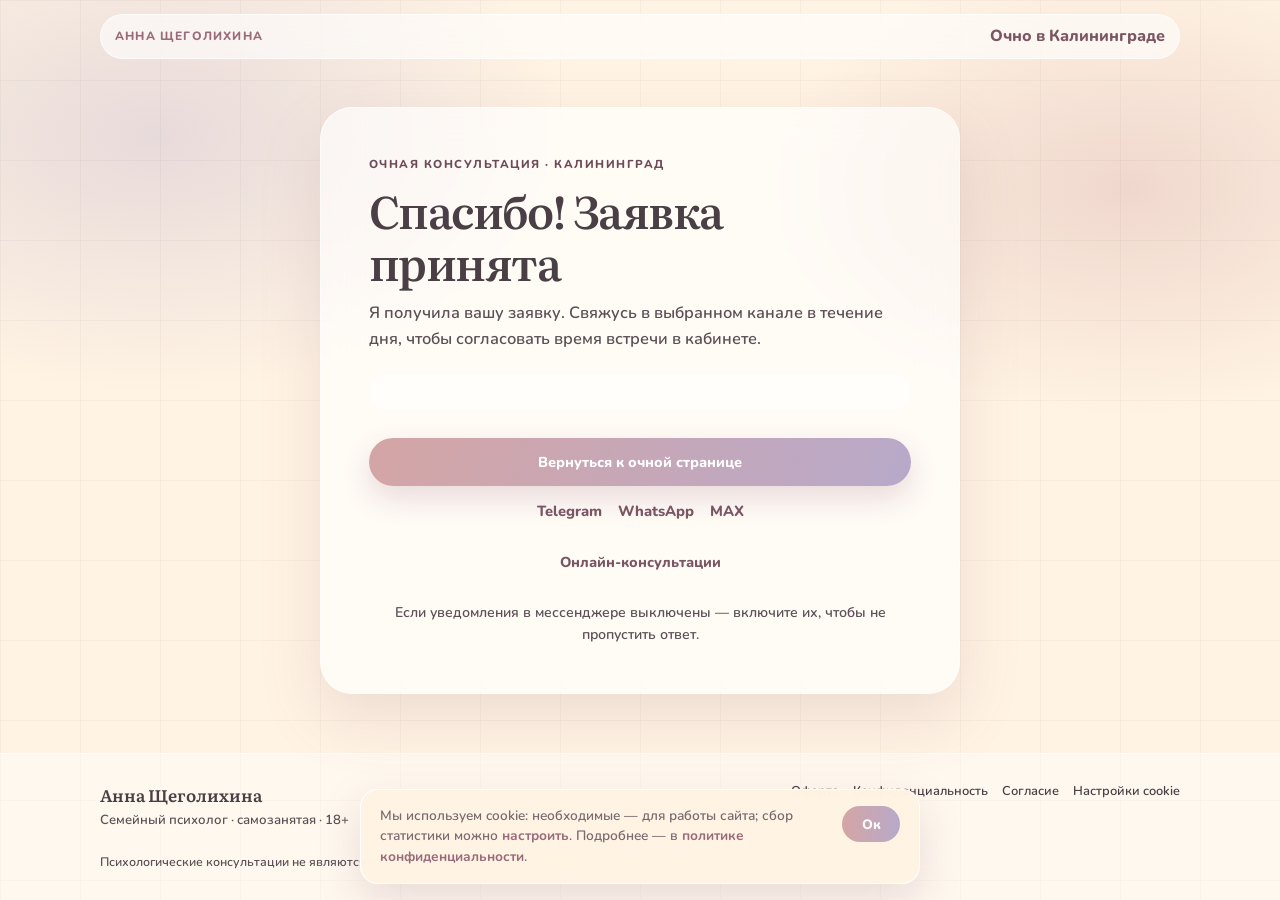
<file: thank-you-callback/index.html>
<!doctype html>
<html lang="ru">
<head>
<meta charset="utf-8"><meta name="viewport" content="width=device-width,initial-scale=1">
<title>Заявка отправлена — Анна Щеголихина</title>
<meta name="robots" content="noindex,nofollow"><meta name="theme-color" content="#FFF3E3"><meta name="color-scheme" content="light only">
<link rel="icon" href="../favicon.svg" type="image/svg+xml">
<link rel="apple-touch-icon" href="../assets/favicon-192.png">
<link rel="stylesheet" href="../assets/fonts/fonts.css">
<script src="../assets/lead-tracking.js" defer></script>
<script src="../assets/cookie-notice.js" defer></script>
<script src="../assets/consent-analytics.js" defer></script>
<style>
:root{--cream:#FFF3E3;--rose:#D4A5A5;--lav:#B8A9C9;--ink:#4A3F45;--accent:#9a6b7a;--muted:#5c4f55;--sans:Nunito,system-ui,sans-serif;--serif:Literata,Georgia,serif}
*{box-sizing:border-box}html{color-scheme:light only}
body{margin:0;min-height:100vh;display:flex;flex-direction:column;background:radial-gradient(ellipse 48% 42% at 12% 15%,#b8a9c956,transparent 68%),radial-gradient(ellipse 42% 37% at 88% 21%,#d4a5a55c,transparent 68%),var(--cream);color:var(--ink);font:600 16px/1.55 var(--sans)}
.grid-soft{position:fixed;inset:0;z-index:-1;pointer-events:none;background-image:linear-gradient(#4a3f450a 1px,transparent 1px),linear-gradient(90deg,#4a3f450a 1px,transparent 1px);background-size:80px 80px}
.site-header{padding:14px 20px}.header-inner{display:flex;align-items:center;justify-content:space-between;gap:12px;width:min(1080px,100%);margin:auto;padding:9px 14px;border:1px solid #fff9;border-radius:999px;background:#fff9;backdrop-filter:blur(18px)}.logo{color:var(--accent);font-size:.75rem;font-weight:800;letter-spacing:.1em;text-decoration:none;text-transform:uppercase}.header-cta{color:#7a5563;font-weight:800;text-decoration:none}
main{flex:1;display:grid;place-items:center;padding:24px 20px 48px}
.card{width:min(640px,100%);padding:clamp(28px,7vw,48px);border:1px solid #fff9;border-radius:32px;background:#ffffffa6;box-shadow:0 24px 60px #9a6b7a2b;backdrop-filter:blur(18px)}
.eyebrow{margin:0 0 10px;color:#6d4a58;font-size:.72rem;font-weight:800;letter-spacing:.13em;text-transform:uppercase}
h1{margin:0;font:600 clamp(1.85rem,4.5vw,2.8rem)/1.15 var(--serif);letter-spacing:-.035em}
.lead{margin:14px 0 0;color:var(--muted);font-size:1.02rem}
.details{display:grid;gap:12px;margin:22px 0 0;padding:18px;border-radius:20px;background:#fff9}
.row{display:grid;grid-template-columns:7.5rem minmax(0,1fr);gap:8px 16px;align-items:baseline}
.row span:first-child{color:var(--muted);font-size:.88rem}
.row strong{font:700 1.05rem var(--serif);color:var(--ink);word-break:break-word}
.thank-footer{margin-top:28px;display:flex;flex-direction:column;gap:14px}
.btn{display:inline-flex;align-items:center;justify-content:center;min-height:48px;padding:12px 20px;border-radius:999px;background:linear-gradient(105deg,var(--rose),var(--lav));box-shadow:0 12px 28px #9a6b7a38;color:#fff;font:800 .9rem var(--sans);text-decoration:none;width:100%}
.messengers{display:flex;flex-wrap:wrap;gap:8px 16px;align-items:center;justify-content:center;font-size:.92rem}
.messengers a{color:#7a5563;font-weight:800;text-decoration:none}
.messengers a:hover{color:var(--accent);text-decoration:underline}
.secondary-link{text-align:center;font-size:.9rem}
.secondary-link a{color:#7a5563;font-weight:800;text-decoration:none}
.secondary-link a:hover{text-decoration:underline}
.note{margin:0;color:var(--muted);font-size:.88rem;text-align:center}
.footer{margin-top:auto;padding:28px 20px;border-top:1px solid #fff9;background:#ffffff66}
.footer-inner{display:flex;flex-wrap:wrap;justify-content:space-between;gap:16px;width:min(1080px,100%);margin:auto}
.footer-brand{margin:0;font:600 1.05rem var(--serif)}.footer-brand span{display:block;margin-top:4px;color:var(--muted);font:600 .82rem var(--sans)}
.footer-links{display:flex;flex-wrap:wrap;gap:10px 14px}.footer-links a{color:#4a3f45;font-size:.8rem;text-decoration:none}
.legal{width:100%;margin:8px 0 0;color:var(--muted);font-size:.77rem}
a:focus-visible,.btn:focus-visible{outline:2px solid #9a6b7a;outline-offset:3px}
@media (max-width:480px){.row{grid-template-columns:1fr;gap:2px}}
</style>
</head>
<body>
<div class="grid-soft" aria-hidden="true"></div>
<header class="site-header"><div class="header-inner"><a class="logo" href="/">Анна Щеголихина</a><a class="header-cta" href="/kaliningrad/">Очно в Калининграде</a></div></header>
<main>
  <div class="card" id="thankCard">
    <p class="eyebrow">Очная консультация · Калининград</p>
    <h1 id="title">Спасибо! Заявка принята</h1>
    <p class="lead" id="lead">Я получила вашу заявку. Свяжусь в выбранном канале в течение дня, чтобы согласовать время встречи в кабинете.</p>
    <div class="details" id="details" hidden></div>
    <div class="thank-footer">
      <a class="btn" href="/kaliningrad/">Вернуться к очной странице</a>
      <div class="messengers">
        <a href="https://t.me/annashhe" target="_blank" rel="noopener">Telegram</a>
        <a href="https://wa.me/79137556284" target="_blank" rel="noopener">WhatsApp</a>
        <a href="https://max.ru/u/f9LHodD0cOKrHIa3XdZycCKQSXXx0dFf9Ck7hXPtx3Ti-6RSxFnoPC7d1Ag" target="_blank" rel="noopener">MAX</a>
      </div>
      <p class="secondary-link"><a href="/">Онлайн-консультации</a></p>
      <p class="note">Если уведомления в мессенджере выключены — включите их, чтобы не пропустить ответ.</p>
    </div>
  </div>
</main>
<footer class="footer"><div class="footer-inner">
  <p class="footer-brand">Анна Щеголихина<span>Семейный психолог · самозанятая · 18+</span></p>
  <div class="footer-links">
    <a href="/oferta/" target="_blank" rel="noopener">Оферта</a>
    <a href="/privacy-policy/" target="_blank" rel="noopener">Конфиденциальность</a>
    <a href="/consent/" target="_blank" rel="noopener">Согласие</a>
    <a href="#" class="js-cookie-settings">Настройки cookie</a>
  </div>
  <p class="legal">Психологические консультации не являются медицинской услугой и не гарантируют конкретный результат.</p>
</div></footer>
<script>
(function () {
  var CONTACT = { telegram: 'Telegram', whatsapp: 'WhatsApp', max: 'MAX', sms: 'SMS' };
  function escapeHtml(s) {
    return String(s)
      .replace(/&/g, '&amp;')
      .replace(/</g, '&lt;')
      .replace(/>/g, '&gt;')
      .replace(/"/g, '&quot;');
  }
  function displayPhone(phone) {
    var digits = String(phone || '').replace(/\D/g, '');
    if (digits.charAt(0) === '8') digits = '7' + digits.slice(1);
    if (digits.length === 10) digits = '7' + digits;
    if (digits.length !== 11 || digits.charAt(0) !== '7') return String(phone || '').trim();
    return '+7 ' + digits.slice(1, 4) + ' ' + digits.slice(4, 7) + '-' + digits.slice(7, 9) + '-' + digits.slice(9, 11);
  }
  function formatContact(raw) {
    if (Array.isArray(raw) && raw.length) {
      return raw.map(function (m) {
        var k = String(m || '').toLowerCase().trim();
        return CONTACT[k] || String(m || '').trim();
      }).filter(Boolean).join(', ');
    }
    return String(raw || '')
      .split(/[,;]+/)
      .map(function (p) {
        var k = p.trim().toLowerCase();
        return CONTACT[k] || p.trim();
      })
      .filter(Boolean)
      .join(', ');
  }
  function row(label, value) {
    if (!value) return '';
    return '<div class="row"><span>' + escapeHtml(label) + '</span><strong>' + value + '</strong></div>';
  }
  try {
    var x = JSON.parse(sessionStorage.getItem('callbackThankYou') || '{}');
    sessionStorage.removeItem('callbackThankYou');
    var name = String(x.name || '').trim();
    if (name) {
      document.getElementById('title').textContent = 'Спасибо, ' + name + '! Заявка принята';
    }
    var phone = displayPhone(x.phone);
    var contact = formatContact(x.contactMethods || x.contact);
    var comment = String(x.comment || '').trim();
    var html = row('Телефон', phone ? escapeHtml(phone) : '') +
      row('Связь', contact ? escapeHtml(contact) : '') +
      row('Комментарий', comment ? escapeHtml(comment) : '');
    if (html) {
      var details = document.getElementById('details');
      details.hidden = false;
      details.innerHTML = html;
    }
  } catch (_) {}
})();
</script>
</body>
</html>
</file>
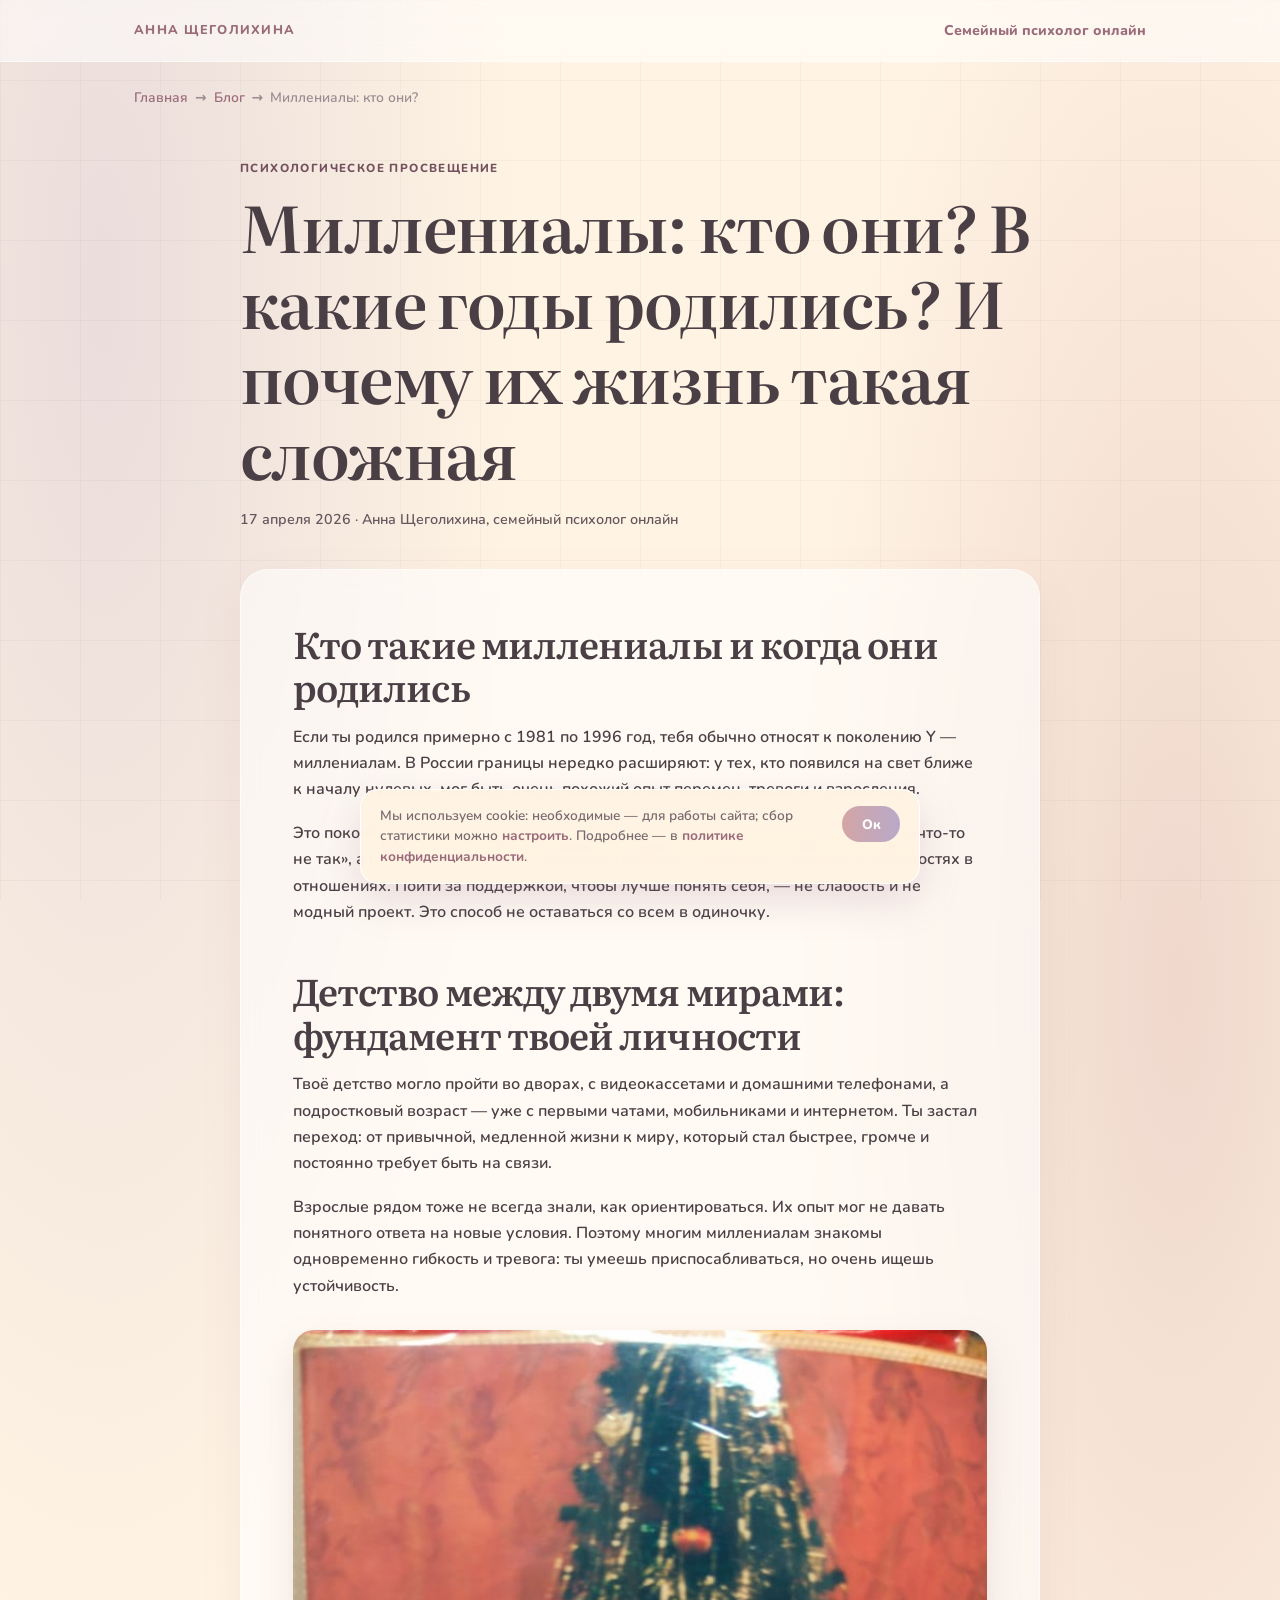
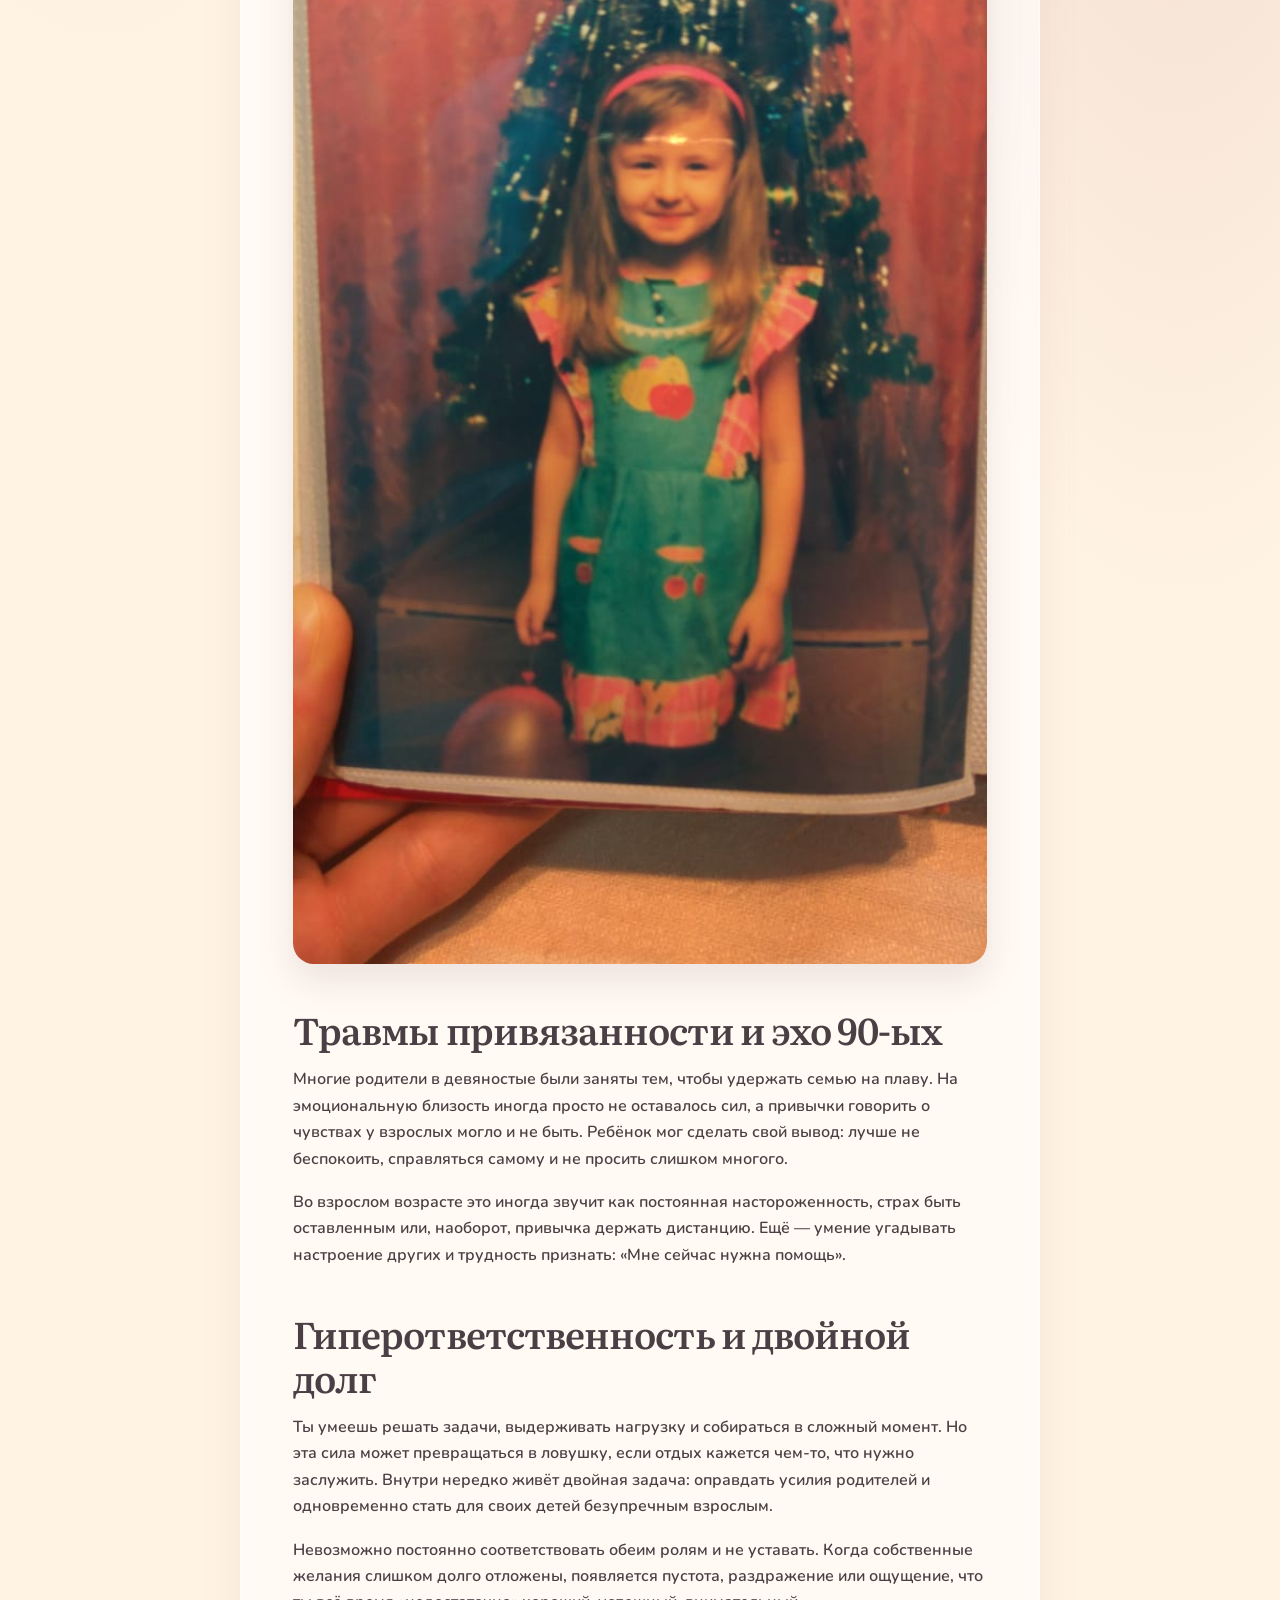
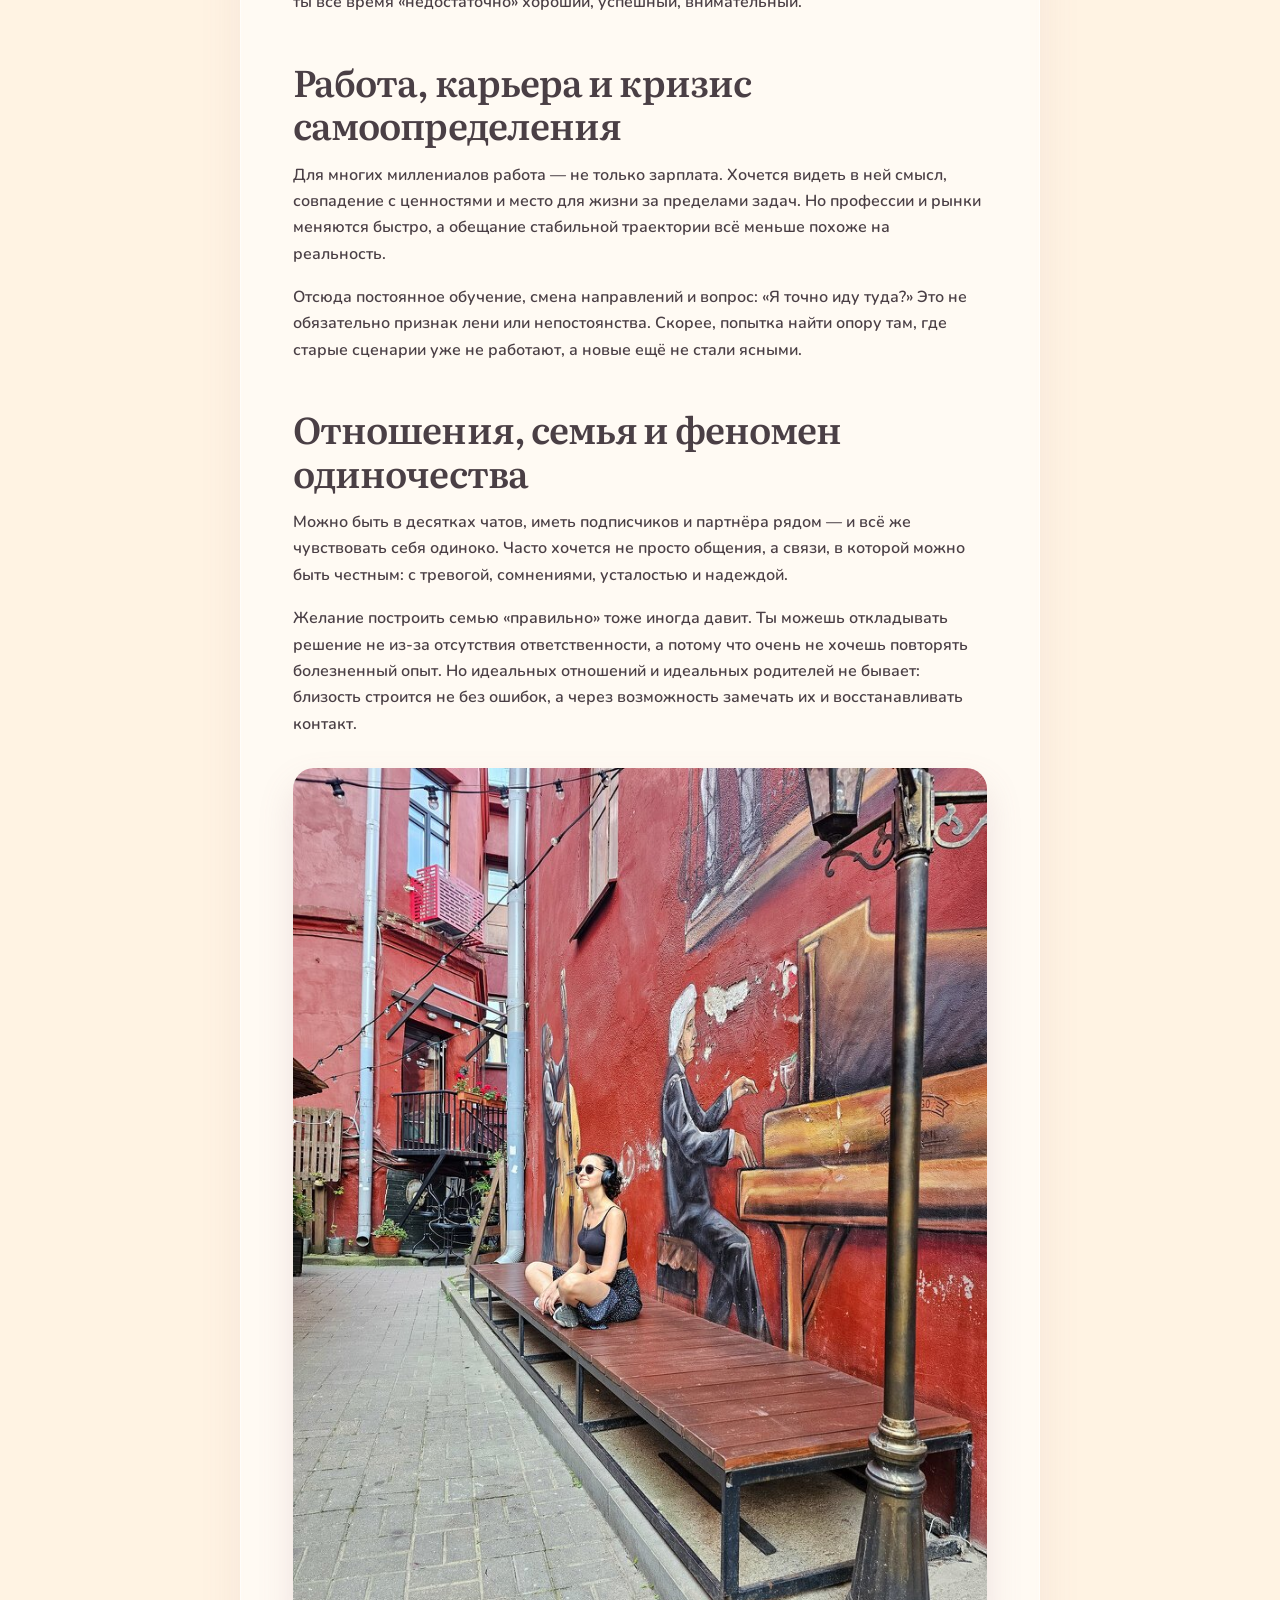
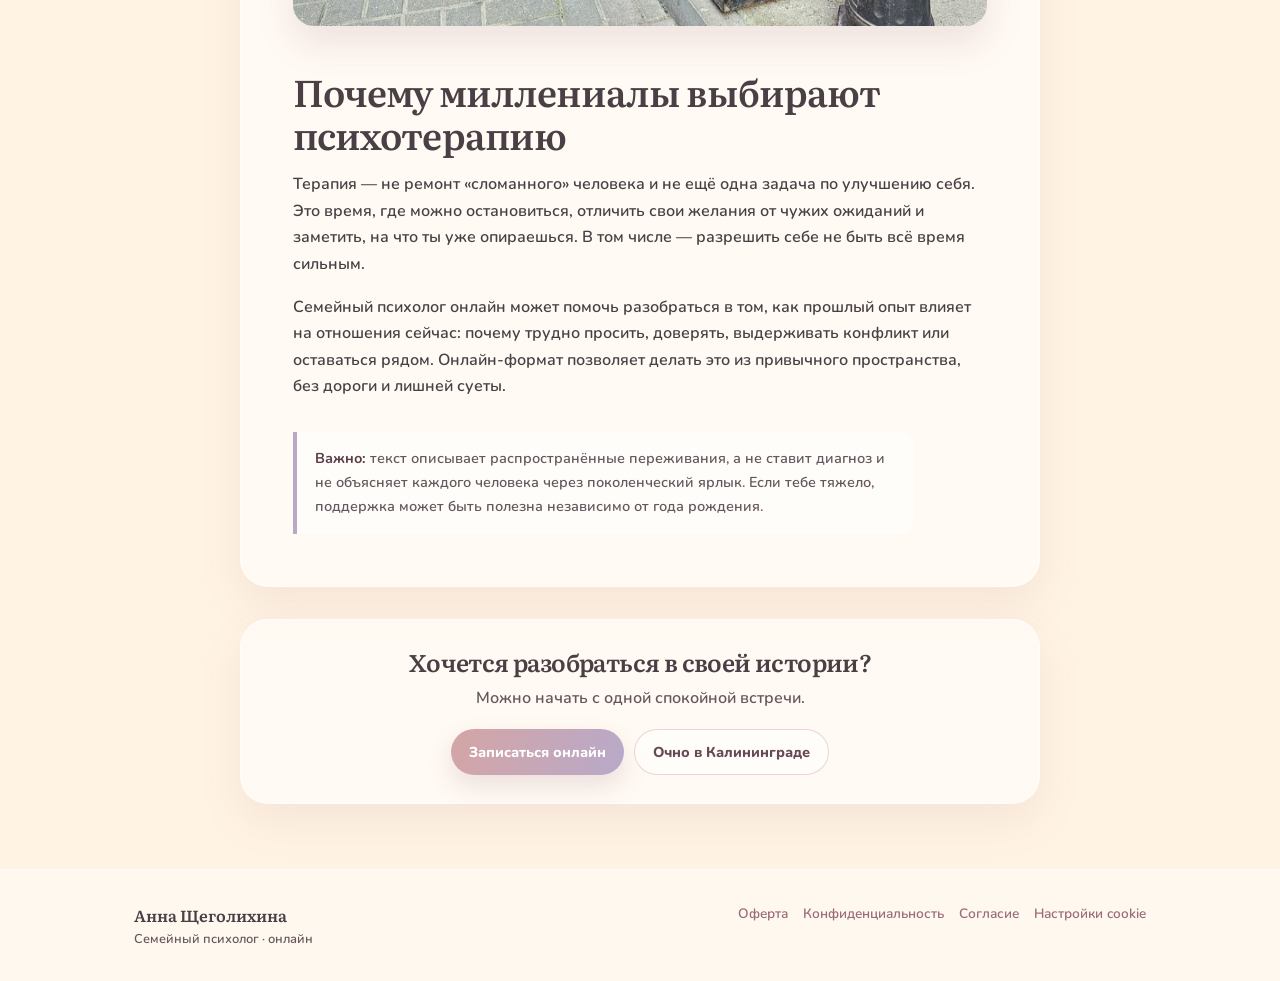
<file: blog/millenialy-kto-oni/index.html>
<!doctype html>
<html lang="ru">
<head>
  <meta charset="utf-8">
  <meta name="viewport" content="width=device-width, initial-scale=1">
  <title>Миллениалы: кто они? В какие годы родились? И почему их жизнь такая сложная</title>
  <meta name="description" content="Кто такие миллениалы, в какие годы они родились и почему им бывает так сложно: взгляд семейного психолога онлайн.">
  <meta name="robots" content="noindex,follow">
  <meta name="theme-color" content="#FFF3E3">
  <meta property="og:image" content="https://психолог-семейный-онлайн.рф/assets/images/blog/millenialy-adult.jpg">
  <link rel="canonical" href="https://психолог-семейный-онлайн.рф/blog/millenialy-kto-oni/">
  <link rel="icon" href="../../favicon.ico" sizes="any">
  <link rel="icon" href="../../favicon.svg" type="image/svg+xml">
  <link rel="stylesheet" href="../../assets/fonts/fonts.css">
  <link rel="stylesheet" href="../../assets/blog.css">
  <link rel="stylesheet" href="../../assets/copy-guard.css">
  <script src="../../assets/lead-tracking.js" defer></script>
  <script src="../../assets/cookie-notice.js" defer></script>
  <script src="../../assets/consent-analytics.js" defer></script>
  <script src="../../assets/copy-guard.js" defer></script>
  <script type="application/ld+json">{"@context":"https://schema.org","@graph":[{"@type":"BlogPosting","headline":"Миллениалы: кто они? В какие годы родились? И почему их жизнь такая сложная","datePublished":"2026-04-17","dateModified":"2026-08-01","image":"https://психолог-семейный-онлайн.рф/assets/images/blog/millenialy-adult.jpg","mainEntityOfPage":"https://психолог-семейный-онлайн.рф/blog/millenialy-kto-oni/","author":{"@type":"Person","name":"Анна Щеголихина","jobTitle":"семейный психолог онлайн"},"publisher":{"@type":"Person","name":"Анна Щеголихина"},"inLanguage":"ru-RU"},{"@type":"BreadcrumbList","itemListElement":[{"@type":"ListItem","position":1,"name":"Главная","item":"https://психолог-семейный-онлайн.рф/"},{"@type":"ListItem","position":2,"name":"Блог","item":"https://психолог-семейный-онлайн.рф/blog/"},{"@type":"ListItem","position":3,"name":"Миллениалы: кто они?","item":"https://психолог-семейный-онлайн.рф/blog/millenialy-kto-oni/"}]}]}</script>
</head>
<body>
  <div class="grid-soft" aria-hidden="true"></div>
  <header class="site-header"><div class="wrap header-inner"><a class="logo" href="/">Анна Щеголихина</a><a class="home-link" href="/">Семейный психолог онлайн</a></div></header>
  <main class="wrap">
    <nav class="breadcrumbs" aria-label="Хлебные крошки"><a href="/">Главная</a><span aria-hidden="true">→</span><a href="/blog/">Блог</a><span aria-hidden="true">→</span><span aria-current="page">Миллениалы: кто они?</span></nav>
    <article class="article">
      <header class="article-head"><p class="eyebrow">Психологическое просвещение</p><h1>Миллениалы: кто они? В какие годы родились? И почему их жизнь такая сложная</h1><p class="article-meta">17 апреля 2026 · Анна Щеголихина, семейный психолог онлайн</p></header>
      <div class="article-body copy-protected">
        <h2>Кто такие миллениалы и когда они родились</h2>
        <p>Если ты родился примерно с 1981 по 1996 год, тебя обычно относят к поколению Y — миллениалам. В России границы нередко расширяют: у тех, кто появился на свет ближе к началу нулевых, мог быть очень похожий опыт перемен, тревоги и взросления.</p>
        <p>Это поколение часто называют поколением психотерапии. Не потому, что с ним «что-то не так», а потому, что оно стало заметнее говорить о чувствах, усталости и сложностях в отношениях. Пойти за поддержкой, чтобы лучше понять себя, — не слабость и не модный проект. Это способ не оставаться со всем в одиночку.</p>

        <h2>Детство между двумя мирами: фундамент твоей личности</h2>
        <p>Твоё детство могло пройти во дворах, с видеокассетами и домашними телефонами, а подростковый возраст — уже с первыми чатами, мобильниками и интернетом. Ты застал переход: от привычной, медленной жизни к миру, который стал быстрее, громче и постоянно требует быть на связи.</p>
        <p>Взрослые рядом тоже не всегда знали, как ориентироваться. Их опыт мог не давать понятного ответа на новые условия. Поэтому многим миллениалам знакомы одновременно гибкость и тревога: ты умеешь приспосабливаться, но очень ищешь устойчивость.</p>
        <img class="article-image" src="../../assets/images/blog/millenialy-childhood.jpg" alt="Детское фото Анны Щеголихиной, 90-е" width="920" height="560" loading="lazy">

        <h2>Травмы привязанности и эхо 90-ых</h2>
        <p>Многие родители в девяностые были заняты тем, чтобы удержать семью на плаву. На эмоциональную близость иногда просто не оставалось сил, а привычки говорить о чувствах у взрослых могло и не быть. Ребёнок мог сделать свой вывод: лучше не беспокоить, справляться самому и не просить слишком многого.</p>
        <p>Во взрослом возрасте это иногда звучит как постоянная настороженность, страх быть оставленным или, наоборот, привычка держать дистанцию. Ещё — умение угадывать настроение других и трудность признать: «Мне сейчас нужна помощь».</p>

        <h2>Гиперответственность и двойной долг</h2>
        <p>Ты умеешь решать задачи, выдерживать нагрузку и собираться в сложный момент. Но эта сила может превращаться в ловушку, если отдых кажется чем-то, что нужно заслужить. Внутри нередко живёт двойная задача: оправдать усилия родителей и одновременно стать для своих детей безупречным взрослым.</p>
        <p>Невозможно постоянно соответствовать обеим ролям и не уставать. Когда собственные желания слишком долго отложены, появляется пустота, раздражение или ощущение, что ты всё время «недостаточно» хороший, успешный, внимательный.</p>

        <h2>Работа, карьера и кризис самоопределения</h2>
        <p>Для многих миллениалов работа — не только зарплата. Хочется видеть в ней смысл, совпадение с ценностями и место для жизни за пределами задач. Но профессии и рынки меняются быстро, а обещание стабильной траектории всё меньше похоже на реальность.</p>
        <p>Отсюда постоянное обучение, смена направлений и вопрос: «Я точно иду туда?» Это не обязательно признак лени или непостоянства. Скорее, попытка найти опору там, где старые сценарии уже не работают, а новые ещё не стали ясными.</p>

        <h2>Отношения, семья и феномен одиночества</h2>
        <p>Можно быть в десятках чатов, иметь подписчиков и партнёра рядом — и всё же чувствовать себя одиноко. Часто хочется не просто общения, а связи, в которой можно быть честным: с тревогой, сомнениями, усталостью и надеждой.</p>
        <p>Желание построить семью «правильно» тоже иногда давит. Ты можешь откладывать решение не из-за отсутствия ответственности, а потому что очень не хочешь повторять болезненный опыт. Но идеальных отношений и идеальных родителей не бывает: близость строится не без ошибок, а через возможность замечать их и восстанавливать контакт.</p>
        <img class="article-image" src="../../assets/images/blog/millenialy-adult.jpg" alt="Анна Щеголихина, семейный психолог" width="920" height="560" loading="lazy">

        <h2>Почему миллениалы выбирают психотерапию</h2>
        <p>Терапия — не ремонт «сломанного» человека и не ещё одна задача по улучшению себя. Это время, где можно остановиться, отличить свои желания от чужих ожиданий и заметить, на что ты уже опираешься. В том числе — разрешить себе не быть всё время сильным.</p>
        <p>Семейный психолог онлайн может помочь разобраться в том, как прошлый опыт влияет на отношения сейчас: почему трудно просить, доверять, выдерживать конфликт или оставаться рядом. Онлайн-формат позволяет делать это из привычного пространства, без дороги и лишней суеты.</p>
        <p class="disclaimer"><strong>Важно:</strong> текст описывает распространённые переживания, а не ставит диагноз и не объясняет каждого человека через поколенческий ярлык. Если тебе тяжело, поддержка может быть полезна независимо от года рождения.</p>
      </div>
      <section class="cta" aria-label="Запись на консультацию"><h2>Хочется разобраться в своей истории?</h2><p>Можно начать с одной спокойной встречи.</p><div class="actions"><a class="btn" href="/#booking">Записаться онлайн</a><a class="btn btn-secondary" href="/kaliningrad/">Очно в Калининграде</a></div></section>
    </article>
  </main>
  <footer class="footer"><div class="wrap footer-inner"><p class="footer-brand">Анна Щеголихина<span>Семейный психолог · онлайн</span></p><div class="footer-links"><a href="/oferta/" target="_blank" rel="noopener">Оферта</a><a href="/privacy-policy/" target="_blank" rel="noopener">Конфиденциальность</a><a href="/consent/" target="_blank" rel="noopener">Согласие</a><a href="#" class="js-cookie-settings">Настройки cookie</a></div></div></footer>
</body>
</html>
</file>
<file: assets/fonts/fonts.css>
/* Self-hosted Literata + Nunito · cyrillic + latin */
@font-face{font-family:'Literata';font-style:normal;font-weight:500;font-display:swap;src:url('./literata-500-cyrillic.woff2') format('woff2');unicode-range:U+0301, U+0400-045F, U+0490-0491, U+04B0-04B1, U+2116;}
@font-face{font-family:'Literata';font-style:normal;font-weight:500;font-display:swap;src:url('./literata-500-latin.woff2') format('woff2');unicode-range:U+0000-00FF, U+0131, U+0152-0153, U+02BB-02BC, U+02C6, U+02DA, U+02DC, U+0304, U+0308, U+0329, U+2000-206F, U+20AC, U+2122, U+2191, U+2193, U+2212, U+2215, U+FEFF, U+FFFD;}
@font-face{font-family:'Literata';font-style:normal;font-weight:600;font-display:swap;src:url('./literata-600-cyrillic.woff2') format('woff2');unicode-range:U+0301, U+0400-045F, U+0490-0491, U+04B0-04B1, U+2116;}
@font-face{font-family:'Literata';font-style:normal;font-weight:600;font-display:swap;src:url('./literata-600-latin.woff2') format('woff2');unicode-range:U+0000-00FF, U+0131, U+0152-0153, U+02BB-02BC, U+02C6, U+02DA, U+02DC, U+0304, U+0308, U+0329, U+2000-206F, U+20AC, U+2122, U+2191, U+2193, U+2212, U+2215, U+FEFF, U+FFFD;}
@font-face{font-family:'Nunito';font-style:normal;font-weight:600;font-display:swap;src:url('./nunito-600-cyrillic.woff2') format('woff2');unicode-range:U+0301, U+0400-045F, U+0490-0491, U+04B0-04B1, U+2116;}
@font-face{font-family:'Nunito';font-style:normal;font-weight:600;font-display:swap;src:url('./nunito-600-latin.woff2') format('woff2');unicode-range:U+0000-00FF, U+0131, U+0152-0153, U+02BB-02BC, U+02C6, U+02DA, U+02DC, U+0304, U+0308, U+0329, U+2000-206F, U+20AC, U+2122, U+2191, U+2193, U+2212, U+2215, U+FEFF, U+FFFD;}
@font-face{font-family:'Nunito';font-style:normal;font-weight:700;font-display:swap;src:url('./nunito-700-cyrillic.woff2') format('woff2');unicode-range:U+0301, U+0400-045F, U+0490-0491, U+04B0-04B1, U+2116;}
@font-face{font-family:'Nunito';font-style:normal;font-weight:700;font-display:swap;src:url('./nunito-700-latin.woff2') format('woff2');unicode-range:U+0000-00FF, U+0131, U+0152-0153, U+02BB-02BC, U+02C6, U+02DA, U+02DC, U+0304, U+0308, U+0329, U+2000-206F, U+20AC, U+2122, U+2191, U+2193, U+2212, U+2215, U+FEFF, U+FFFD;}
@font-face{font-family:'Nunito';font-style:normal;font-weight:800;font-display:swap;src:url('./nunito-800-cyrillic.woff2') format('woff2');unicode-range:U+0301, U+0400-045F, U+0490-0491, U+04B0-04B1, U+2116;}
@font-face{font-family:'Nunito';font-style:normal;font-weight:800;font-display:swap;src:url('./nunito-800-latin.woff2') format('woff2');unicode-range:U+0000-00FF, U+0131, U+0152-0153, U+02BB-02BC, U+02C6, U+02DA, U+02DC, U+0304, U+0308, U+0329, U+2000-206F, U+20AC, U+2122, U+2191, U+2193, U+2212, U+2215, U+FEFF, U+FFFD;}
</file>
<file: assets/blog.css>
:root{--cream:#FFF3E3;--rose:#D4A5A5;--lav:#B8A9C9;--ink:#4A3F45;--accent:#9a6b7a;--muted:#66575e;--sans:Nunito,system-ui,sans-serif;--serif:Literata,Georgia,serif;color-scheme:light only}*{box-sizing:border-box}html{scroll-behavior:smooth}body{min-height:100vh;margin:0;background:radial-gradient(ellipse 48% 35% at 8% 5%,#b8a9c94d,transparent 67%),radial-gradient(ellipse 42% 30% at 92% 17%,#d4a5a55b,transparent 70%),var(--cream);color:var(--ink);font:600 16px/1.65 var(--sans)}.grid-soft{position:fixed;inset:0;z-index:-1;pointer-events:none;background-image:linear-gradient(#4a3f450a 1px,transparent 1px),linear-gradient(90deg,#4a3f450a 1px,transparent 1px);background-size:80px 80px}a{color:var(--accent)}.wrap{width:min(1060px,100%);margin:auto;padding-inline:24px}.site-header{padding:19px 0;border-bottom:1px solid #fff9;background:#fff8;backdrop-filter:blur(12px)}.header-inner{display:flex;align-items:center;justify-content:space-between;gap:18px}.logo{color:var(--accent);font-size:.8rem;font-weight:800;letter-spacing:.1em;text-decoration:none;text-transform:uppercase}.home-link{font-size:.88rem;font-weight:800;text-decoration:none}.breadcrumbs{display:flex;flex-wrap:wrap;gap:7px;margin:25px 0;color:var(--muted);font-size:.86rem}.breadcrumbs a{text-decoration:none}.breadcrumbs span{color:#9c8c92}.eyebrow{margin:0 0 10px;color:#73505e;font-size:.73rem;font-weight:800;letter-spacing:.12em;text-transform:uppercase}h1,h2,h3{font-family:var(--serif);font-weight:600;line-height:1.18;letter-spacing:-.025em}h1{margin:0;font-size:clamp(2.25rem,5vw,4.2rem)}h2{margin:44px 0 15px;font-size:clamp(1.6rem,3vw,2.3rem)}p{margin:0 0 17px}.lead{max-width:670px;margin-top:19px;color:var(--muted);font-size:1.12rem}.intro,.article-card,.article-body,.cta,.note{border:1px solid #fff9;border-radius:28px;background:#ffffff91;box-shadow:0 17px 43px #9a6b7a1a;backdrop-filter:blur(13px)}.intro{margin:30px 0 44px;padding:clamp(25px,5vw,52px)}.article-list{padding:18px 0 65px}.article-card{display:grid;grid-template-columns:1fr auto;gap:25px;align-items:center;padding:29px;text-decoration:none;transition:transform .2s,box-shadow .2s}.article-card:hover{transform:translateY(-3px);box-shadow:0 23px 48px #9a6b7a31}.article-card h2{margin:0 0 10px;font-size:clamp(1.5rem,3vw,2.1rem)}.article-card p{max-width:62ch;margin:0;color:var(--muted)}.tag,.date{display:inline-block;margin-bottom:10px;color:#73505e;font-size:.76rem;font-weight:800;letter-spacing:.08em;text-transform:uppercase}.card-arrow{display:grid;place-items:center;width:48px;height:48px;border-radius:50%;background:linear-gradient(130deg,var(--rose),var(--lav));color:#fff;font-size:1.3rem}.article{max-width:800px;margin:0 auto;padding-bottom:65px}.article-head{padding:24px 0 20px}.article-meta{margin-top:18px;color:var(--muted);font-size:.89rem}.article-body{padding:clamp(24px,5vw,52px)}.article-body h2:first-child{margin-top:0}.article-body p{max-width:69ch}.article-body strong{color:#5a3e49}.article-image{display:block;width:100%;height:auto;margin:31px 0 32px;border-radius:21px;box-shadow:0 17px 35px #9a6b7a2b}.disclaimer{margin:33px 0 0;padding:15px 18px;border-left:4px solid var(--lav);border-radius:0 16px 16px 0;background:#fff8;color:var(--muted);font-size:.9rem}.cta{margin-top:32px;padding:28px;text-align:center}.cta h2{margin:0 0 9px;font-size:1.5rem}.cta p{color:var(--muted)}.actions{display:flex;flex-wrap:wrap;justify-content:center;gap:10px;margin-top:18px}.btn{display:inline-flex;align-items:center;justify-content:center;min-height:46px;padding:10px 18px;border-radius:999px;background:linear-gradient(105deg,var(--rose),var(--lav));box-shadow:0 11px 25px #9a6b7a30;color:#fff;font-size:.9rem;font-weight:800;text-decoration:none}.btn-secondary{border:1px solid #d4a5a577;background:#fff9;color:#674855;box-shadow:none}.footer{padding:33px 0;border-top:1px solid #fff9;background:#ffffff63;color:var(--muted);font-size:.85rem}.footer-inner{display:flex;justify-content:space-between;gap:26px;align-items:flex-start}.footer-brand{margin:0;font:600 1rem var(--serif);color:var(--ink)}.footer-brand span{display:block;margin-top:3px;font:600 .8rem var(--sans);color:var(--muted)}.footer-links{display:flex;flex-wrap:wrap;justify-content:flex-end;gap:8px 15px}.footer-links a{text-decoration:none}@media(max-width:600px){.wrap{padding-inline:17px}.site-header{padding:15px 0}.article-card{grid-template-columns:1fr;padding:23px}.card-arrow{display:none}.footer-inner{display:block}.footer-links{justify-content:flex-start;margin-top:15px}.article-body{border-radius:22px}h2{margin-top:34px}}@media(prefers-reduced-motion:reduce){html{scroll-behavior:auto}.article-card{transition:none}}
</file>
<file: assets/copy-guard.css>
.copy-protected {
  -webkit-user-select: none;
  user-select: none;
}

.copy-protected input,
.copy-protected textarea,
.copy-protected select,
.copy-protected option,
.copy-protected button,
.copy-protected a {
  -webkit-user-select: text;
  user-select: text;
}
</file>
